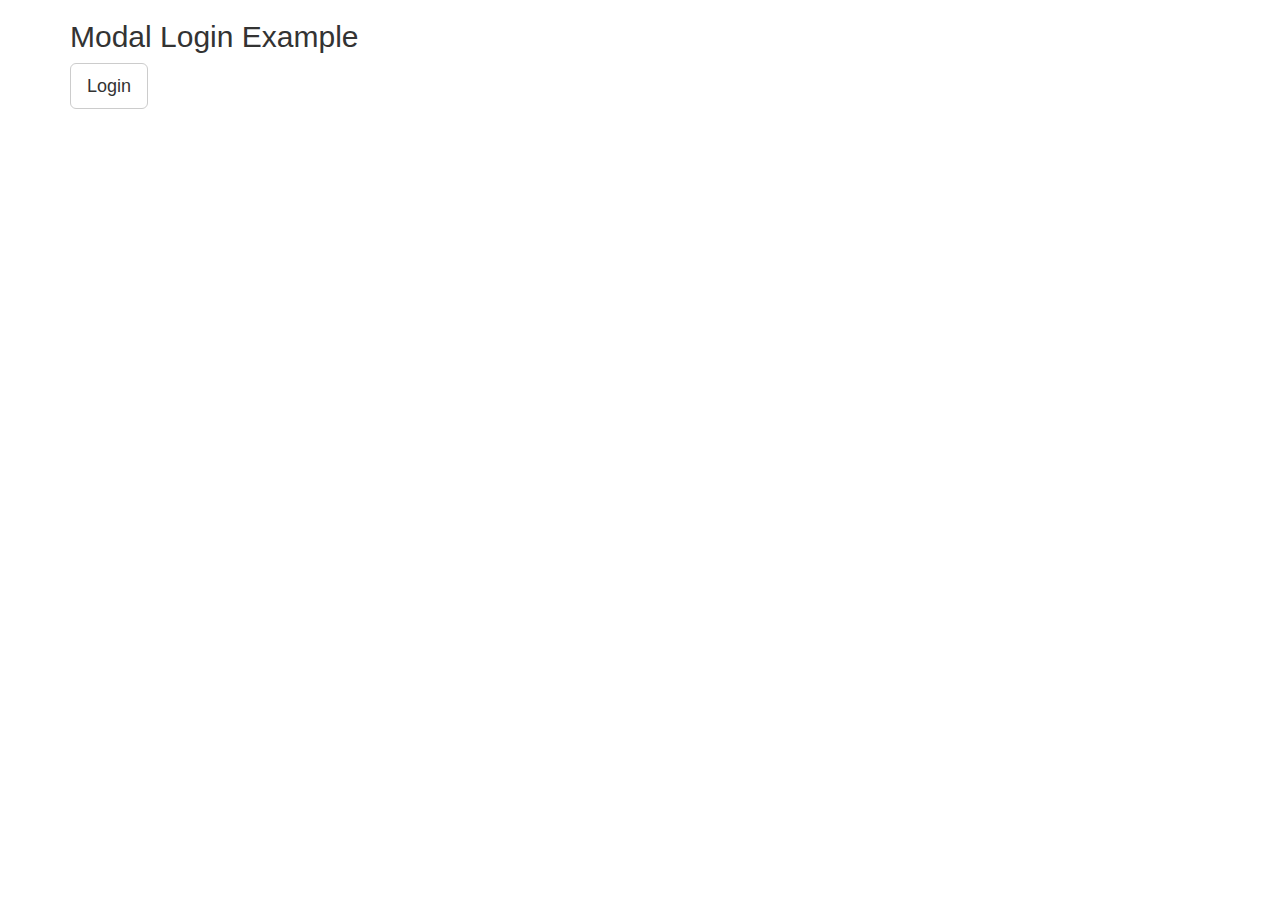
<file: bs-3-modal.html>
<!DOCTYPE html>
<html>
<head>
  <meta name="viewport" content="width=device-width, initial-scale=1">
  <link rel="stylesheet" href="https://maxcdn.bootstrapcdn.com/bootstrap/3.4.1/css/bootstrap.min.css">
  <script src="https://ajax.googleapis.com/ajax/libs/jquery/3.6.0/jquery.min.js"></script>
  <script src="https://maxcdn.bootstrapcdn.com/bootstrap/3.4.1/js/bootstrap.min.js"></script>
  <style>
  .modal-header, h4, .close {
    background-color: #5cb85c;
    color:white !important;
    text-align: center;
    font-size: 30px;
  }
  .modal-footer {
    background-color: #f9f9f9;
  }
  </style>
</head>
<body>

<div class="container">
  <h2>Modal Login Example</h2>
  <!-- Trigger the modal with a button -->
  <button type="button" class="btn btn-default btn-lg" id="myBtn">Login</button>

  <!-- Modal -->
  <div class="modal fade" id="myModal" role="dialog">
    <div class="modal-dialog">
    
      <!-- Modal content-->
      <div class="modal-content">
        <div class="modal-header" style="padding:35px 50px;">
          <button type="button" class="close" data-dismiss="modal">&times;</button>
          <h4><span class="glyphicon glyphicon-lock"></span> Login</h4>
        </div>
        <div class="modal-body" style="padding:40px 50px;">
          <form role="form">
            <div class="form-group">
              <label for="usrname"><span class="glyphicon glyphicon-user"></span> Username</label>
              <input type="text" class="form-control" id="usrname" placeholder="Enter email">
            </div>
            <div class="form-group">
              <label for="psw"><span class="glyphicon glyphicon-eye-open"></span> Password</label>
              <input type="text" class="form-control" id="psw" placeholder="Enter password">
            </div>
            <div class="checkbox">
              <label><input type="checkbox" value="" checked>Remember me</label>
            </div>
              <button type="submit" class="btn btn-success btn-block"><span class="glyphicon glyphicon-off"></span> Login</button>
          </form>
        </div>
        <div class="modal-footer">
          <button type="submit" class="btn btn-danger btn-default pull-left" data-dismiss="modal"><span class="glyphicon glyphicon-remove"></span> Cancel</button>
          <p>Not a member? <a href="#">Sign Up</a></p>
          <p>Forgot <a href="#">Password?</a></p>
        </div>
      </div>
      
    </div>
  </div> 
</div>
 
<script>
$(document).ready(function(){
  $("#myBtn").click(function(){
    $("#myModal").modal();
  });
});
</script>

</body>
</html>
</file>
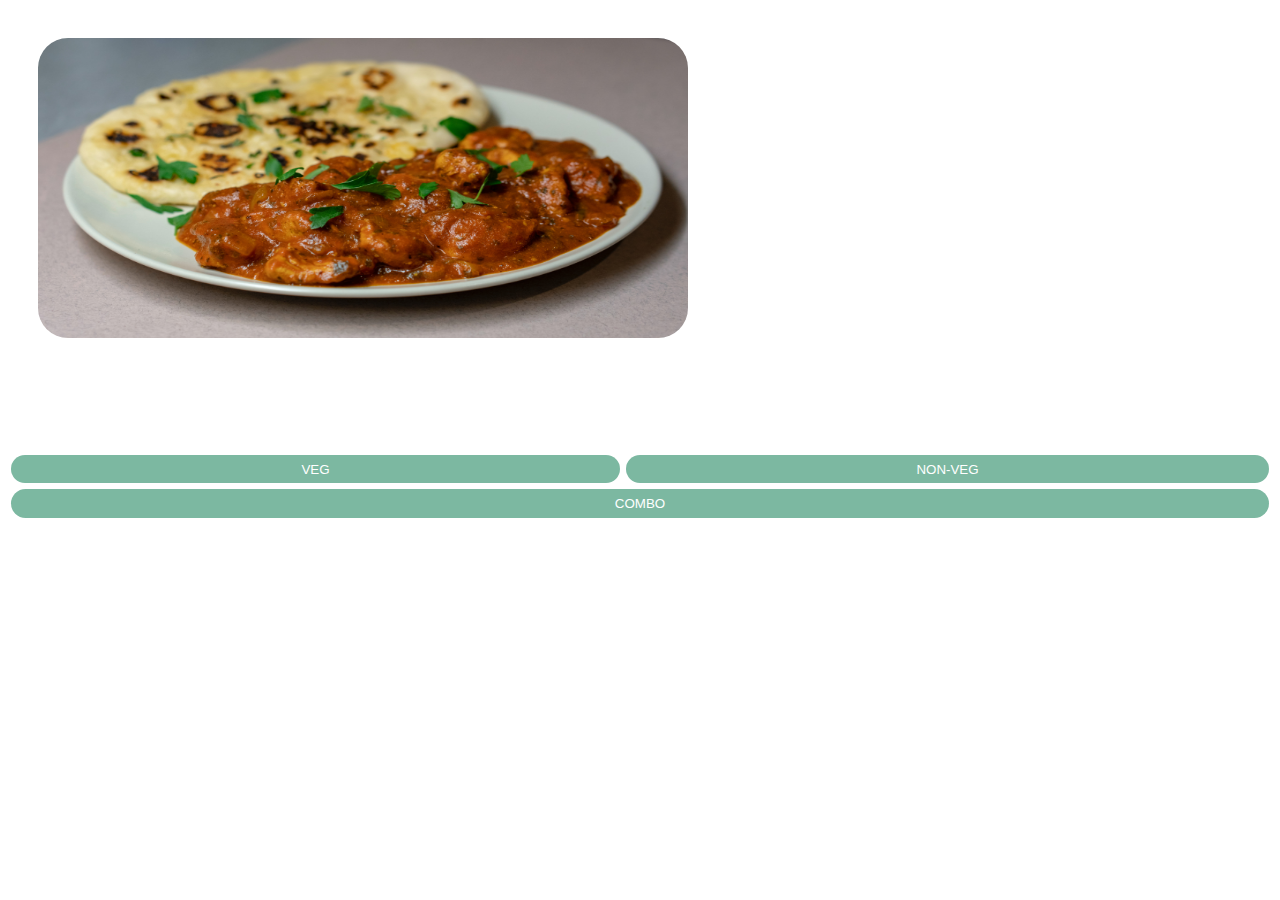
<file: cards.html>
<!DOCTYPE html>
<html lang="en">
  <head>
    <meta charset="UTF-8" />
    <meta http-equiv="X-UA-Compatible" content="IE=edge" />
    <meta name="viewport" content="width=device-width, initial-scale=1.0" />
    <title>Document</title>
    <link rel="stylesheet" href="styles.css" />
    <script src="https://ajax.googleapis.com/ajax/libs/jquery/3.6.0/jquery.min.js"></script>

    <style>
      .ch {
        width: 100%;
        height: 100%;
      }
    </style>

    <script src="assets/js/main-script.js"></script>
  </head>
  <body>
    <div style="position: relative; flex: 0 0 45%">
      <a href="products.html">
        <img
          class="img-fluid category category-img"
          src="assets/img/products/veg.jpg"
        />
      </a>
      <div
        class="card-img-overlay h-100 d-flex flex-column justify-content-end"
      >
        <h1 class="card-title">Veg</h1>
      </div>

      <div class="category-poper">
        <div class="single-select">
          <button class="veg">VEG</button>
          <button class="Non-veg">NON-VEG</button>
        </div>
        <div class="combo-select">
          <button class="combo">COMBO</button>
        </div>
      </div>
    </div>
  </body>
</html>
</file>
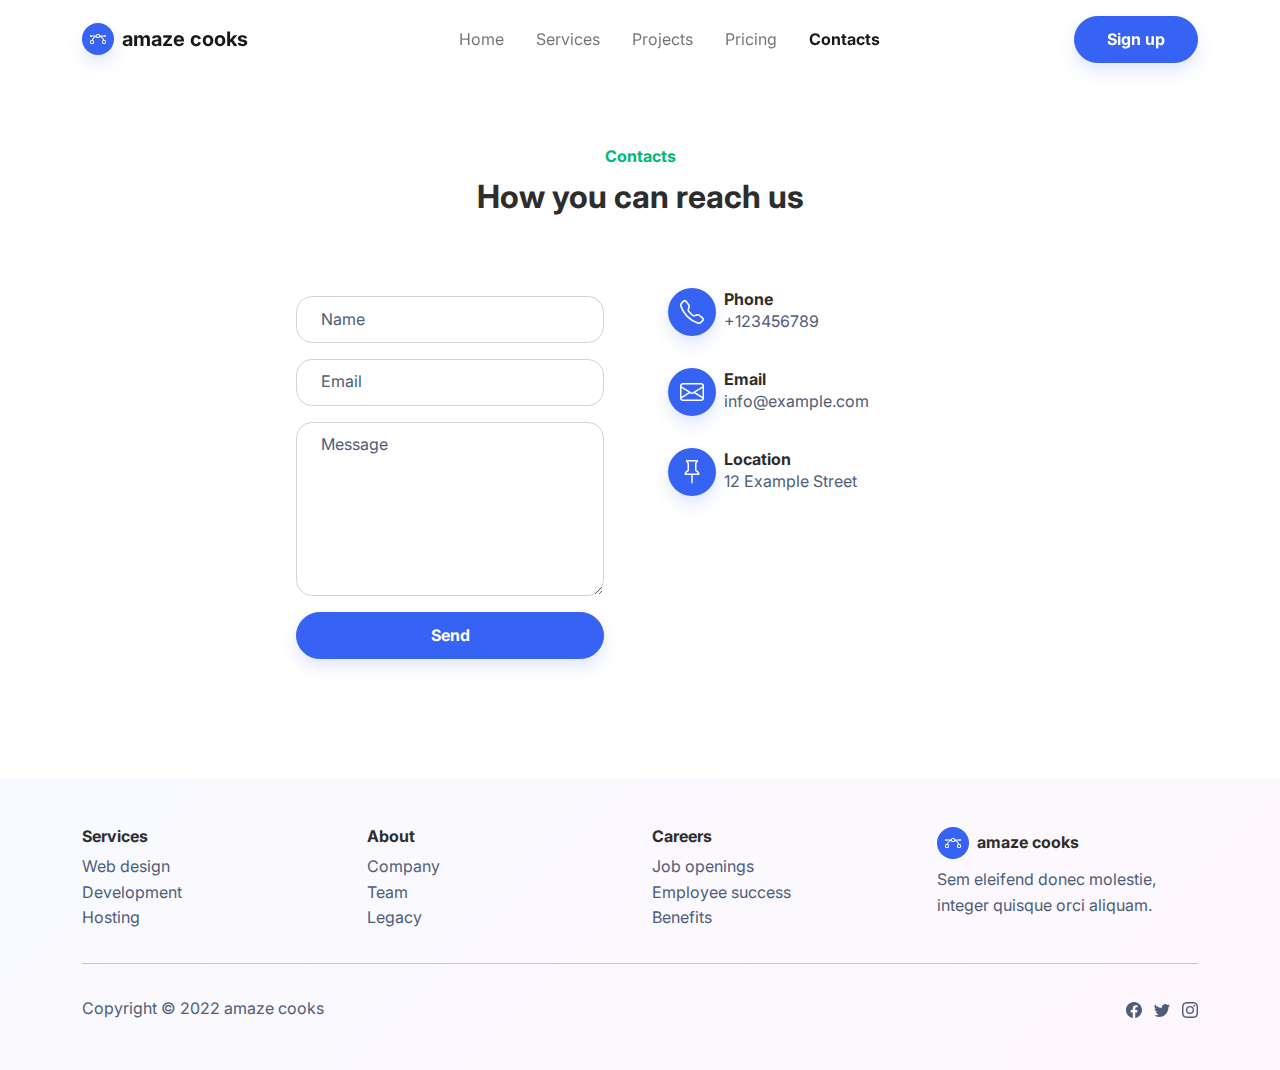
<file: contacts.html>
<!DOCTYPE html>
<html lang="en">

<head>
    <meta charset="utf-8">
    <meta name="viewport" content="width=device-width, initial-scale=1.0, shrink-to-fit=no">
    <title>Contacts - amaze cooks</title>
    <link rel="stylesheet" href="assets/bootstrap/css/bootstrap.min.css">
    <link rel="stylesheet" href="https://fonts.googleapis.com/css?family=Inter:300italic,400italic,600italic,700italic,800italic,400,300,600,700,800&amp;display=swap">
</head>

<body style="/*background: url(&quot;design.jpg&quot;);*/background-position: 0 -60px;">
    <nav class="navbar navbar-light navbar-expand-md fixed-top navbar-shrink py-3" id="mainNav">
        <div class="container"><a class="navbar-brand d-flex align-items-center" href="/"><span class="bs-icon-sm bs-icon-circle bs-icon-primary shadow d-flex justify-content-center align-items-center me-2 bs-icon"><svg xmlns="http://www.w3.org/2000/svg" width="1em" height="1em" fill="currentColor" viewBox="0 0 16 16" class="bi bi-bezier">
                        <path fill-rule="evenodd" d="M0 10.5A1.5 1.5 0 0 1 1.5 9h1A1.5 1.5 0 0 1 4 10.5v1A1.5 1.5 0 0 1 2.5 13h-1A1.5 1.5 0 0 1 0 11.5v-1zm1.5-.5a.5.5 0 0 0-.5.5v1a.5.5 0 0 0 .5.5h1a.5.5 0 0 0 .5-.5v-1a.5.5 0 0 0-.5-.5h-1zm10.5.5A1.5 1.5 0 0 1 13.5 9h1a1.5 1.5 0 0 1 1.5 1.5v1a1.5 1.5 0 0 1-1.5 1.5h-1a1.5 1.5 0 0 1-1.5-1.5v-1zm1.5-.5a.5.5 0 0 0-.5.5v1a.5.5 0 0 0 .5.5h1a.5.5 0 0 0 .5-.5v-1a.5.5 0 0 0-.5-.5h-1zM6 4.5A1.5 1.5 0 0 1 7.5 3h1A1.5 1.5 0 0 1 10 4.5v1A1.5 1.5 0 0 1 8.5 7h-1A1.5 1.5 0 0 1 6 5.5v-1zM7.5 4a.5.5 0 0 0-.5.5v1a.5.5 0 0 0 .5.5h1a.5.5 0 0 0 .5-.5v-1a.5.5 0 0 0-.5-.5h-1z"></path>
                        <path d="M6 4.5H1.866a1 1 0 1 0 0 1h2.668A6.517 6.517 0 0 0 1.814 9H2.5c.123 0 .244.015.358.043a5.517 5.517 0 0 1 3.185-3.185A1.503 1.503 0 0 1 6 5.5v-1zm3.957 1.358A1.5 1.5 0 0 0 10 5.5v-1h4.134a1 1 0 1 1 0 1h-2.668a6.517 6.517 0 0 1 2.72 3.5H13.5c-.123 0-.243.015-.358.043a5.517 5.517 0 0 0-3.185-3.185z"></path>
                    </svg></span><span>amaze cooks</span></a><button data-bs-toggle="collapse" class="navbar-toggler" data-bs-target="#navcol-1"><span class="visually-hidden">Toggle navigation</span><span class="navbar-toggler-icon"></span></button>
            <div class="collapse navbar-collapse" id="navcol-1">
                <ul class="navbar-nav mx-auto">
                    <li class="nav-item"><a class="nav-link" href="index.php">Home</a></li>
                    <li class="nav-item"><a class="nav-link" href="services.html">Services</a></li>
                    <li class="nav-item"><a class="nav-link" href="projects.html">Projects</a></li>
                    <li class="nav-item"><a class="nav-link" href="pricing.html">Pricing</a></li>
                    <li class="nav-item"><a class="nav-link active" href="contacts.html">Contacts</a></li>
                </ul><a class="btn btn-primary shadow" role="button" href="signup.html">Sign up</a>
            </div>
        </div>
    </nav>
    <section class="py-5 mt-5">
        <div class="container py-5">
            <div class="row mb-5">
                <div class="col-md-8 col-xl-6 text-center mx-auto">
                    <p class="fw-bold text-success mb-2">Contacts</p>
                    <h2 class="fw-bold">How you can reach us</h2>
                </div>
            </div>
            <div class="row d-flex justify-content-center">
                <div class="col-md-6 col-xl-4">
                    <div>
                        <form class="p-3 p-xl-4" method="post">
                            <div class="mb-3"><input class="form-control" type="text" id="name-1" name="name" placeholder="Name"></div>
                            <div class="mb-3"><input class="form-control" type="email" id="email-1" name="email" placeholder="Email"></div>
                            <div class="mb-3"><textarea class="form-control" id="message-1" name="message" rows="6" placeholder="Message"></textarea></div>
                            <div><button class="btn btn-primary shadow d-block w-100" type="submit">Send </button></div>
                        </form>
                    </div>
                </div>
                <div class="col-md-4 col-xl-4 d-flex justify-content-center justify-content-xl-start">
                    <div class="d-flex flex-wrap flex-md-column justify-content-md-start align-items-md-start h-100">
                        <div class="d-flex align-items-center p-3">
                            <div class="bs-icon-md bs-icon-circle bs-icon-primary shadow d-flex flex-shrink-0 justify-content-center align-items-center d-inline-block bs-icon bs-icon-md"><svg xmlns="http://www.w3.org/2000/svg" width="1em" height="1em" fill="currentColor" viewBox="0 0 16 16" class="bi bi-telephone">
                                    <path d="M3.654 1.328a.678.678 0 0 0-1.015-.063L1.605 2.3c-.483.484-.661 1.169-.45 1.77a17.568 17.568 0 0 0 4.168 6.608 17.569 17.569 0 0 0 6.608 4.168c.601.211 1.286.033 1.77-.45l1.034-1.034a.678.678 0 0 0-.063-1.015l-2.307-1.794a.678.678 0 0 0-.58-.122l-2.19.547a1.745 1.745 0 0 1-1.657-.459L5.482 8.062a1.745 1.745 0 0 1-.46-1.657l.548-2.19a.678.678 0 0 0-.122-.58L3.654 1.328zM1.884.511a1.745 1.745 0 0 1 2.612.163L6.29 2.98c.329.423.445.974.315 1.494l-.547 2.19a.678.678 0 0 0 .178.643l2.457 2.457a.678.678 0 0 0 .644.178l2.189-.547a1.745 1.745 0 0 1 1.494.315l2.306 1.794c.829.645.905 1.87.163 2.611l-1.034 1.034c-.74.74-1.846 1.065-2.877.702a18.634 18.634 0 0 1-7.01-4.42 18.634 18.634 0 0 1-4.42-7.009c-.362-1.03-.037-2.137.703-2.877L1.885.511z"></path>
                                </svg></div>
                            <div class="px-2">
                                <h6 class="fw-bold mb-0">Phone</h6>
                                <p class="text-muted mb-0">+123456789</p>
                            </div>
                        </div>
                        <div class="d-flex align-items-center p-3">
                            <div class="bs-icon-md bs-icon-circle bs-icon-primary shadow d-flex flex-shrink-0 justify-content-center align-items-center d-inline-block bs-icon bs-icon-md"><svg xmlns="http://www.w3.org/2000/svg" width="1em" height="1em" fill="currentColor" viewBox="0 0 16 16" class="bi bi-envelope">
                                    <path fill-rule="evenodd" d="M0 4a2 2 0 0 1 2-2h12a2 2 0 0 1 2 2v8a2 2 0 0 1-2 2H2a2 2 0 0 1-2-2V4Zm2-1a1 1 0 0 0-1 1v.217l7 4.2 7-4.2V4a1 1 0 0 0-1-1H2Zm13 2.383-4.708 2.825L15 11.105V5.383Zm-.034 6.876-5.64-3.471L8 9.583l-1.326-.795-5.64 3.47A1 1 0 0 0 2 13h12a1 1 0 0 0 .966-.741ZM1 11.105l4.708-2.897L1 5.383v5.722Z"></path>
                                </svg></div>
                            <div class="px-2">
                                <h6 class="fw-bold mb-0">Email</h6>
                                <p class="text-muted mb-0">info@example.com</p>
                            </div>
                        </div>
                        <div class="d-flex align-items-center p-3">
                            <div class="bs-icon-md bs-icon-circle bs-icon-primary shadow d-flex flex-shrink-0 justify-content-center align-items-center d-inline-block bs-icon bs-icon-md"><svg xmlns="http://www.w3.org/2000/svg" width="1em" height="1em" fill="currentColor" viewBox="0 0 16 16" class="bi bi-pin">
                                    <path d="M4.146.146A.5.5 0 0 1 4.5 0h7a.5.5 0 0 1 .5.5c0 .68-.342 1.174-.646 1.479-.126.125-.25.224-.354.298v4.431l.078.048c.203.127.476.314.751.555C12.36 7.775 13 8.527 13 9.5a.5.5 0 0 1-.5.5h-4v4.5c0 .276-.224 1.5-.5 1.5s-.5-1.224-.5-1.5V10h-4a.5.5 0 0 1-.5-.5c0-.973.64-1.725 1.17-2.189A5.921 5.921 0 0 1 5 6.708V2.277a2.77 2.77 0 0 1-.354-.298C4.342 1.674 4 1.179 4 .5a.5.5 0 0 1 .146-.354zm1.58 1.408-.002-.001.002.001zm-.002-.001.002.001A.5.5 0 0 1 6 2v5a.5.5 0 0 1-.276.447h-.002l-.012.007-.054.03a4.922 4.922 0 0 0-.827.58c-.318.278-.585.596-.725.936h7.792c-.14-.34-.407-.658-.725-.936a4.915 4.915 0 0 0-.881-.61l-.012-.006h-.002A.5.5 0 0 1 10 7V2a.5.5 0 0 1 .295-.458 1.775 1.775 0 0 0 .351-.271c.08-.08.155-.17.214-.271H5.14c.06.1.133.191.214.271a1.78 1.78 0 0 0 .37.282z"></path>
                                </svg></div>
                            <div class="px-2">
                                <h6 class="fw-bold mb-0">Location</h6>
                                <p class="text-muted mb-0">12 Example Street</p>
                            </div>
                        </div>
                    </div>
                </div>
            </div>
        </div>
    </section>
    <footer class="bg-primary-gradient">
        <div class="container py-4 py-lg-5">
            <div class="row justify-content-center">
                <div class="col-sm-4 col-md-3 text-center text-lg-start d-flex flex-column item">
                    <h3 class="fs-6 fw-bold">Services</h3>
                    <ul class="list-unstyled">
                        <li><a href="#">Web design</a></li>
                        <li><a href="#">Development</a></li>
                        <li><a href="#">Hosting</a></li>
                    </ul>
                </div>
                <div class="col-sm-4 col-md-3 text-center text-lg-start d-flex flex-column item">
                    <h3 class="fs-6 fw-bold">About</h3>
                    <ul class="list-unstyled">
                        <li><a href="#">Company</a></li>
                        <li><a href="#">Team</a></li>
                        <li><a href="#">Legacy</a></li>
                    </ul>
                </div>
                <div class="col-sm-4 col-md-3 text-center text-lg-start d-flex flex-column item">
                    <h3 class="fs-6 fw-bold">Careers</h3>
                    <ul class="list-unstyled">
                        <li><a href="#">Job openings</a></li>
                        <li><a href="#">Employee success</a></li>
                        <li><a href="#">Benefits</a></li>
                    </ul>
                </div>
                <div class="col-lg-3 text-center text-lg-start d-flex flex-column align-items-center order-first align-items-lg-start order-lg-last item social">
                    <div class="fw-bold d-flex align-items-center mb-2"><span class="bs-icon-sm bs-icon-circle bs-icon-primary d-flex justify-content-center align-items-center bs-icon me-2"><svg xmlns="http://www.w3.org/2000/svg" width="1em" height="1em" fill="currentColor" viewBox="0 0 16 16" class="bi bi-bezier">
                                <path fill-rule="evenodd" d="M0 10.5A1.5 1.5 0 0 1 1.5 9h1A1.5 1.5 0 0 1 4 10.5v1A1.5 1.5 0 0 1 2.5 13h-1A1.5 1.5 0 0 1 0 11.5v-1zm1.5-.5a.5.5 0 0 0-.5.5v1a.5.5 0 0 0 .5.5h1a.5.5 0 0 0 .5-.5v-1a.5.5 0 0 0-.5-.5h-1zm10.5.5A1.5 1.5 0 0 1 13.5 9h1a1.5 1.5 0 0 1 1.5 1.5v1a1.5 1.5 0 0 1-1.5 1.5h-1a1.5 1.5 0 0 1-1.5-1.5v-1zm1.5-.5a.5.5 0 0 0-.5.5v1a.5.5 0 0 0 .5.5h1a.5.5 0 0 0 .5-.5v-1a.5.5 0 0 0-.5-.5h-1zM6 4.5A1.5 1.5 0 0 1 7.5 3h1A1.5 1.5 0 0 1 10 4.5v1A1.5 1.5 0 0 1 8.5 7h-1A1.5 1.5 0 0 1 6 5.5v-1zM7.5 4a.5.5 0 0 0-.5.5v1a.5.5 0 0 0 .5.5h1a.5.5 0 0 0 .5-.5v-1a.5.5 0 0 0-.5-.5h-1z"></path>
                                <path d="M6 4.5H1.866a1 1 0 1 0 0 1h2.668A6.517 6.517 0 0 0 1.814 9H2.5c.123 0 .244.015.358.043a5.517 5.517 0 0 1 3.185-3.185A1.503 1.503 0 0 1 6 5.5v-1zm3.957 1.358A1.5 1.5 0 0 0 10 5.5v-1h4.134a1 1 0 1 1 0 1h-2.668a6.517 6.517 0 0 1 2.72 3.5H13.5c-.123 0-.243.015-.358.043a5.517 5.517 0 0 0-3.185-3.185z"></path>
                            </svg></span><span>amaze cooks</span></div>
                    <p class="text-muted copyright">Sem eleifend donec molestie, integer quisque orci aliquam.</p>
                </div>
            </div>
            <hr>
            <div class="text-muted d-flex justify-content-between align-items-center pt-3">
                <p class="mb-0">Copyright © 2022 amaze cooks</p>
                <ul class="list-inline mb-0">
                    <li class="list-inline-item"><svg xmlns="http://www.w3.org/2000/svg" width="1em" height="1em" fill="currentColor" viewBox="0 0 16 16" class="bi bi-facebook">
                            <path d="M16 8.049c0-4.446-3.582-8.05-8-8.05C3.58 0-.002 3.603-.002 8.05c0 4.017 2.926 7.347 6.75 7.951v-5.625h-2.03V8.05H6.75V6.275c0-2.017 1.195-3.131 3.022-3.131.876 0 1.791.157 1.791.157v1.98h-1.009c-.993 0-1.303.621-1.303 1.258v1.51h2.218l-.354 2.326H9.25V16c3.824-.604 6.75-3.934 6.75-7.951z"></path>
                        </svg></li>
                    <li class="list-inline-item"><svg xmlns="http://www.w3.org/2000/svg" width="1em" height="1em" fill="currentColor" viewBox="0 0 16 16" class="bi bi-twitter">
                            <path d="M5.026 15c6.038 0 9.341-5.003 9.341-9.334 0-.14 0-.282-.006-.422A6.685 6.685 0 0 0 16 3.542a6.658 6.658 0 0 1-1.889.518 3.301 3.301 0 0 0 1.447-1.817 6.533 6.533 0 0 1-2.087.793A3.286 3.286 0 0 0 7.875 6.03a9.325 9.325 0 0 1-6.767-3.429 3.289 3.289 0 0 0 1.018 4.382A3.323 3.323 0 0 1 .64 6.575v.045a3.288 3.288 0 0 0 2.632 3.218 3.203 3.203 0 0 1-.865.115 3.23 3.23 0 0 1-.614-.057 3.283 3.283 0 0 0 3.067 2.277A6.588 6.588 0 0 1 .78 13.58a6.32 6.32 0 0 1-.78-.045A9.344 9.344 0 0 0 5.026 15z"></path>
                        </svg></li>
                    <li class="list-inline-item"><svg xmlns="http://www.w3.org/2000/svg" width="1em" height="1em" fill="currentColor" viewBox="0 0 16 16" class="bi bi-instagram">
                            <path d="M8 0C5.829 0 5.556.01 4.703.048 3.85.088 3.269.222 2.76.42a3.917 3.917 0 0 0-1.417.923A3.927 3.927 0 0 0 .42 2.76C.222 3.268.087 3.85.048 4.7.01 5.555 0 5.827 0 8.001c0 2.172.01 2.444.048 3.297.04.852.174 1.433.372 1.942.205.526.478.972.923 1.417.444.445.89.719 1.416.923.51.198 1.09.333 1.942.372C5.555 15.99 5.827 16 8 16s2.444-.01 3.298-.048c.851-.04 1.434-.174 1.943-.372a3.916 3.916 0 0 0 1.416-.923c.445-.445.718-.891.923-1.417.197-.509.332-1.09.372-1.942C15.99 10.445 16 10.173 16 8s-.01-2.445-.048-3.299c-.04-.851-.175-1.433-.372-1.941a3.926 3.926 0 0 0-.923-1.417A3.911 3.911 0 0 0 13.24.42c-.51-.198-1.092-.333-1.943-.372C10.443.01 10.172 0 7.998 0h.003zm-.717 1.442h.718c2.136 0 2.389.007 3.232.046.78.035 1.204.166 1.486.275.373.145.64.319.92.599.28.28.453.546.598.92.11.281.24.705.275 1.485.039.843.047 1.096.047 3.231s-.008 2.389-.047 3.232c-.035.78-.166 1.203-.275 1.485a2.47 2.47 0 0 1-.599.919c-.28.28-.546.453-.92.598-.28.11-.704.24-1.485.276-.843.038-1.096.047-3.232.047s-2.39-.009-3.233-.047c-.78-.036-1.203-.166-1.485-.276a2.478 2.478 0 0 1-.92-.598 2.48 2.48 0 0 1-.6-.92c-.109-.281-.24-.705-.275-1.485-.038-.843-.046-1.096-.046-3.233 0-2.136.008-2.388.046-3.231.036-.78.166-1.204.276-1.486.145-.373.319-.64.599-.92.28-.28.546-.453.92-.598.282-.11.705-.24 1.485-.276.738-.034 1.024-.044 2.515-.045v.002zm4.988 1.328a.96.96 0 1 0 0 1.92.96.96 0 0 0 0-1.92zm-4.27 1.122a4.109 4.109 0 1 0 0 8.217 4.109 4.109 0 0 0 0-8.217zm0 1.441a2.667 2.667 0 1 1 0 5.334 2.667 2.667 0 0 1 0-5.334z"></path>
                        </svg></li>
                </ul>
            </div>
        </div>
    </footer>
    <script src="assets/js/jquery.min.js"></script>
    <script src="assets/bootstrap/js/bootstrap.min.js"></script>
    <script src="assets/js/bs-init.js"></script>
    <script src="assets/js/bold-and-bright.js"></script>
</body>

</html>
</file>
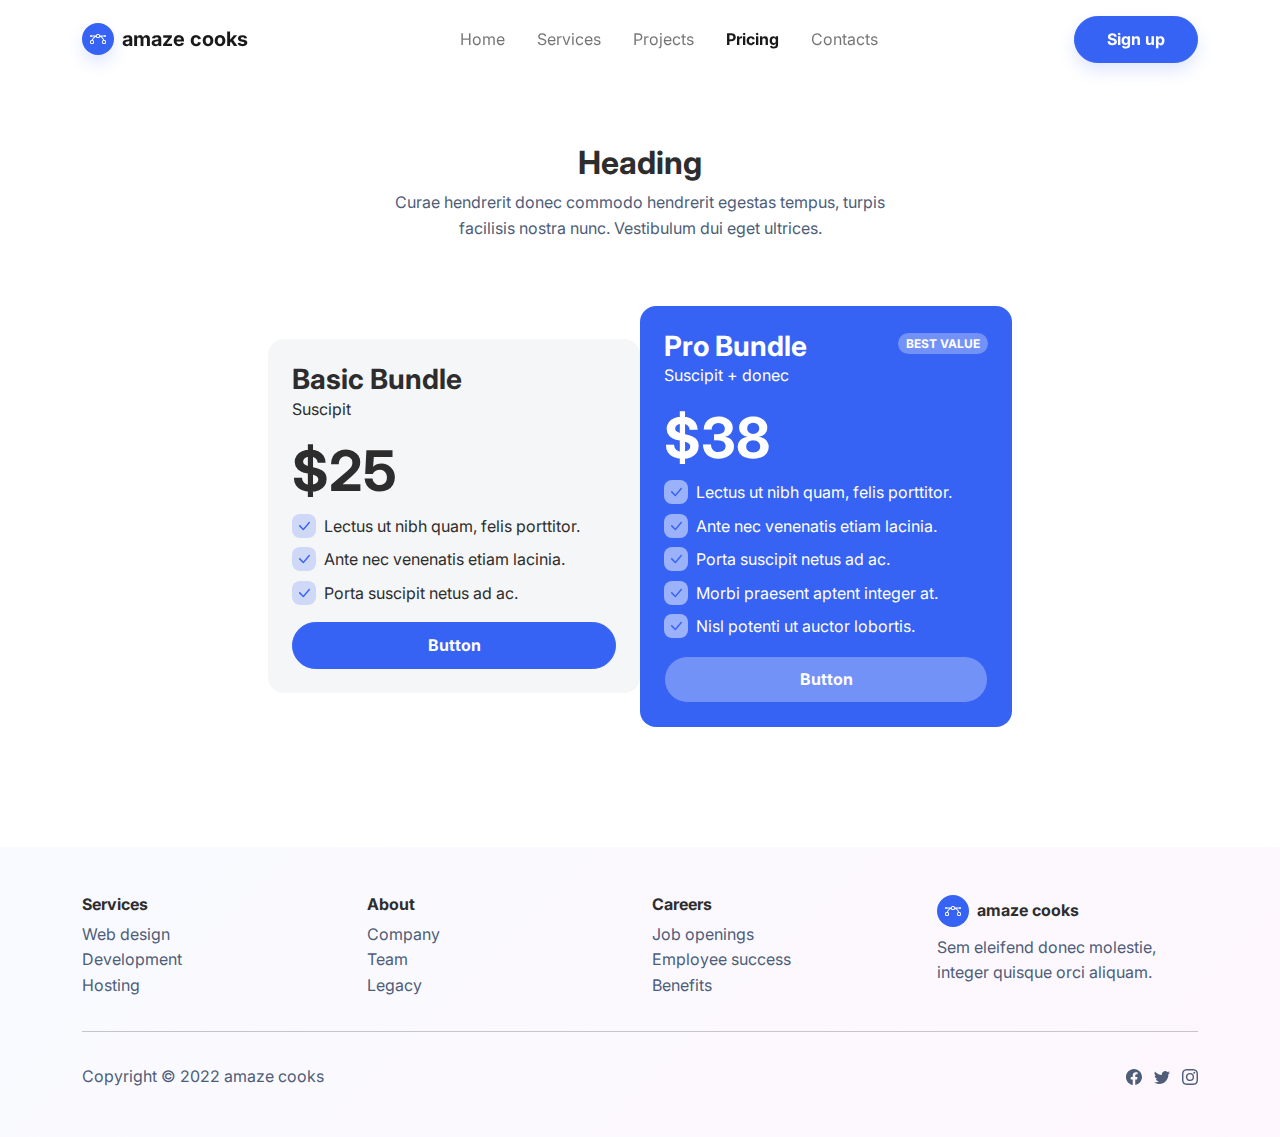
<file: pricing.html>
<!DOCTYPE html>
<html lang="en">

<head>
    <meta charset="utf-8">
    <meta name="viewport" content="width=device-width, initial-scale=1.0, shrink-to-fit=no">
    <title>Pricing - amaze cooks</title>
    <link rel="stylesheet" href="assets/bootstrap/css/bootstrap.min.css">
    <link rel="stylesheet" href="https://fonts.googleapis.com/css?family=Inter:300italic,400italic,600italic,700italic,800italic,400,300,600,700,800&amp;display=swap">
</head>

<body>
    <nav class="navbar navbar-light navbar-expand-md fixed-top navbar-shrink py-3" id="mainNav">
        <div class="container"><a class="navbar-brand d-flex align-items-center" href="/"><span class="bs-icon-sm bs-icon-circle bs-icon-primary shadow d-flex justify-content-center align-items-center me-2 bs-icon"><svg xmlns="http://www.w3.org/2000/svg" width="1em" height="1em" fill="currentColor" viewBox="0 0 16 16" class="bi bi-bezier">
                        <path fill-rule="evenodd" d="M0 10.5A1.5 1.5 0 0 1 1.5 9h1A1.5 1.5 0 0 1 4 10.5v1A1.5 1.5 0 0 1 2.5 13h-1A1.5 1.5 0 0 1 0 11.5v-1zm1.5-.5a.5.5 0 0 0-.5.5v1a.5.5 0 0 0 .5.5h1a.5.5 0 0 0 .5-.5v-1a.5.5 0 0 0-.5-.5h-1zm10.5.5A1.5 1.5 0 0 1 13.5 9h1a1.5 1.5 0 0 1 1.5 1.5v1a1.5 1.5 0 0 1-1.5 1.5h-1a1.5 1.5 0 0 1-1.5-1.5v-1zm1.5-.5a.5.5 0 0 0-.5.5v1a.5.5 0 0 0 .5.5h1a.5.5 0 0 0 .5-.5v-1a.5.5 0 0 0-.5-.5h-1zM6 4.5A1.5 1.5 0 0 1 7.5 3h1A1.5 1.5 0 0 1 10 4.5v1A1.5 1.5 0 0 1 8.5 7h-1A1.5 1.5 0 0 1 6 5.5v-1zM7.5 4a.5.5 0 0 0-.5.5v1a.5.5 0 0 0 .5.5h1a.5.5 0 0 0 .5-.5v-1a.5.5 0 0 0-.5-.5h-1z"></path>
                        <path d="M6 4.5H1.866a1 1 0 1 0 0 1h2.668A6.517 6.517 0 0 0 1.814 9H2.5c.123 0 .244.015.358.043a5.517 5.517 0 0 1 3.185-3.185A1.503 1.503 0 0 1 6 5.5v-1zm3.957 1.358A1.5 1.5 0 0 0 10 5.5v-1h4.134a1 1 0 1 1 0 1h-2.668a6.517 6.517 0 0 1 2.72 3.5H13.5c-.123 0-.243.015-.358.043a5.517 5.517 0 0 0-3.185-3.185z"></path>
                    </svg></span><span>amaze cooks</span></a><button data-bs-toggle="collapse" class="navbar-toggler" data-bs-target="#navcol-1"><span class="visually-hidden">Toggle navigation</span><span class="navbar-toggler-icon"></span></button>
            <div class="collapse navbar-collapse" id="navcol-1">
                <ul class="navbar-nav mx-auto">
                    <li class="nav-item"><a class="nav-link" href="index.php">Home</a></li>
                    <li class="nav-item"><a class="nav-link" href="services.html">Services</a></li>
                    <li class="nav-item"><a class="nav-link" href="projects.html">Projects</a></li>
                    <li class="nav-item"><a class="nav-link active" href="pricing.html">Pricing</a></li>
                    <li class="nav-item"><a class="nav-link" href="contacts.html">Contacts</a></li>
                </ul><a class="btn btn-primary shadow" role="button" href="signup.html">Sign up</a>
            </div>
        </div>
    </nav>
    <section class="py-5 mt-5">
        <div class="container py-5">
            <div class="row mb-5">
                <div class="col-md-8 col-xl-6 text-center mx-auto">
                    <h2 class="fw-bold">Heading</h2>
                    <p class="text-muted w-lg-50">Curae hendrerit donec commodo hendrerit egestas tempus, turpis facilisis nostra nunc. Vestibulum dui eget ultrices.</p>
                </div>
            </div>
            <div class="row g-0 row-cols-1 row-cols-md-2 row-cols-xl-3 d-flex align-items-md-center align-items-xl-center">
                <div class="col offset-xl-2 mb-4">
                    <div class="card bg-light border-light">
                        <div class="card-body p-4">
                            <div class="d-flex justify-content-between">
                                <div>
                                    <h3 class="fw-bold mb-0">Basic Bundle</h3>
                                    <p>Suscipit</p>
                                    <h4 class="display-4 fw-bold">$25</h4>
                                </div>
                            </div>
                            <div>
                                <ul class="list-unstyled">
                                    <li class="d-flex mb-2"><span class="bs-icon-xs bs-icon-rounded bs-icon-primary-light bs-icon bs-icon-xs me-2"><svg xmlns="http://www.w3.org/2000/svg" width="1em" height="1em" fill="currentColor" viewBox="0 0 16 16" class="bi bi-check-lg text-primary">
                                                <path d="M12.736 3.97a.733.733 0 0 1 1.047 0c.286.289.29.756.01 1.05L7.88 12.01a.733.733 0 0 1-1.065.02L3.217 8.384a.757.757 0 0 1 0-1.06.733.733 0 0 1 1.047 0l3.052 3.093 5.4-6.425a.247.247 0 0 1 .02-.022Z"></path>
                                            </svg></span><span>Lectus ut nibh quam, felis porttitor.</span></li>
                                    <li class="d-flex mb-2"><span class="bs-icon-xs bs-icon-rounded bs-icon-primary-light bs-icon bs-icon-xs me-2"><svg xmlns="http://www.w3.org/2000/svg" width="1em" height="1em" fill="currentColor" viewBox="0 0 16 16" class="bi bi-check-lg text-primary">
                                                <path d="M12.736 3.97a.733.733 0 0 1 1.047 0c.286.289.29.756.01 1.05L7.88 12.01a.733.733 0 0 1-1.065.02L3.217 8.384a.757.757 0 0 1 0-1.06.733.733 0 0 1 1.047 0l3.052 3.093 5.4-6.425a.247.247 0 0 1 .02-.022Z"></path>
                                            </svg></span><span>Ante nec venenatis etiam lacinia.</span></li>
                                    <li class="d-flex mb-2"><span class="bs-icon-xs bs-icon-rounded bs-icon-primary-light bs-icon bs-icon-xs me-2"><svg xmlns="http://www.w3.org/2000/svg" width="1em" height="1em" fill="currentColor" viewBox="0 0 16 16" class="bi bi-check-lg text-primary">
                                                <path d="M12.736 3.97a.733.733 0 0 1 1.047 0c.286.289.29.756.01 1.05L7.88 12.01a.733.733 0 0 1-1.065.02L3.217 8.384a.757.757 0 0 1 0-1.06.733.733 0 0 1 1.047 0l3.052 3.093 5.4-6.425a.247.247 0 0 1 .02-.022Z"></path>
                                            </svg></span><span>Porta suscipit netus ad ac.</span></li>
                                </ul>
                            </div><button class="btn btn-primary d-block w-100" type="button">Button</button>
                        </div>
                    </div>
                </div>
                <div class="col mb-4">
                    <div class="card textwhite bg-primary text-white">
                        <div class="card-body p-4">
                            <div class="d-flex justify-content-between">
                                <div>
                                    <h3 class="fw-bold text-white mb-0">Pro Bundle</h3>
                                    <p>Suscipit + donec</p>
                                    <h4 class="display-4 fw-bold text-white">$38</h4>
                                </div>
                                <div><span class="badge rounded-pill bg-primary text-uppercase bg-semi-white">Best Value</span></div>
                            </div>
                            <div>
                                <ul class="list-unstyled">
                                    <li class="d-flex mb-2"><span class="bs-icon-xs bs-icon-rounded bs-icon-semi-white bs-icon bs-icon-xs me-2"><svg xmlns="http://www.w3.org/2000/svg" width="1em" height="1em" fill="currentColor" viewBox="0 0 16 16" class="bi bi-check-lg text-primary">
                                                <path d="M12.736 3.97a.733.733 0 0 1 1.047 0c.286.289.29.756.01 1.05L7.88 12.01a.733.733 0 0 1-1.065.02L3.217 8.384a.757.757 0 0 1 0-1.06.733.733 0 0 1 1.047 0l3.052 3.093 5.4-6.425a.247.247 0 0 1 .02-.022Z"></path>
                                            </svg></span><span>Lectus ut nibh quam, felis porttitor.</span></li>
                                    <li class="d-flex mb-2"><span class="bs-icon-xs bs-icon-rounded bs-icon-semi-white bs-icon bs-icon-xs me-2"><svg xmlns="http://www.w3.org/2000/svg" width="1em" height="1em" fill="currentColor" viewBox="0 0 16 16" class="bi bi-check-lg text-primary">
                                                <path d="M12.736 3.97a.733.733 0 0 1 1.047 0c.286.289.29.756.01 1.05L7.88 12.01a.733.733 0 0 1-1.065.02L3.217 8.384a.757.757 0 0 1 0-1.06.733.733 0 0 1 1.047 0l3.052 3.093 5.4-6.425a.247.247 0 0 1 .02-.022Z"></path>
                                            </svg></span><span>Ante nec venenatis etiam lacinia.</span></li>
                                    <li class="d-flex mb-2"><span class="bs-icon-xs bs-icon-rounded bs-icon-semi-white bs-icon bs-icon-xs me-2"><svg xmlns="http://www.w3.org/2000/svg" width="1em" height="1em" fill="currentColor" viewBox="0 0 16 16" class="bi bi-check-lg text-primary">
                                                <path d="M12.736 3.97a.733.733 0 0 1 1.047 0c.286.289.29.756.01 1.05L7.88 12.01a.733.733 0 0 1-1.065.02L3.217 8.384a.757.757 0 0 1 0-1.06.733.733 0 0 1 1.047 0l3.052 3.093 5.4-6.425a.247.247 0 0 1 .02-.022Z"></path>
                                            </svg></span><span>Porta suscipit netus ad ac.</span></li>
                                    <li class="d-flex mb-2"><span class="bs-icon-xs bs-icon-rounded bs-icon-semi-white bs-icon bs-icon-xs me-2"><svg xmlns="http://www.w3.org/2000/svg" width="1em" height="1em" fill="currentColor" viewBox="0 0 16 16" class="bi bi-check-lg text-primary">
                                                <path d="M12.736 3.97a.733.733 0 0 1 1.047 0c.286.289.29.756.01 1.05L7.88 12.01a.733.733 0 0 1-1.065.02L3.217 8.384a.757.757 0 0 1 0-1.06.733.733 0 0 1 1.047 0l3.052 3.093 5.4-6.425a.247.247 0 0 1 .02-.022Z"></path>
                                            </svg></span><span>Morbi praesent aptent integer at.</span></li>
                                    <li class="d-flex mb-2"><span class="bs-icon-xs bs-icon-rounded bs-icon-semi-white bs-icon bs-icon-xs me-2"><svg xmlns="http://www.w3.org/2000/svg" width="1em" height="1em" fill="currentColor" viewBox="0 0 16 16" class="bi bi-check-lg text-primary">
                                                <path d="M12.736 3.97a.733.733 0 0 1 1.047 0c.286.289.29.756.01 1.05L7.88 12.01a.733.733 0 0 1-1.065.02L3.217 8.384a.757.757 0 0 1 0-1.06.733.733 0 0 1 1.047 0l3.052 3.093 5.4-6.425a.247.247 0 0 1 .02-.022Z"></path>
                                            </svg></span><span>Nisl potenti ut auctor lobortis.</span></li>
                                </ul>
                            </div><button class="btn btn-primary d-block w-100 bg-semi-white" type="button">Button</button>
                        </div>
                    </div>
                </div>
            </div>
        </div>
    </section>
    <footer class="bg-primary-gradient">
        <div class="container py-4 py-lg-5">
            <div class="row justify-content-center">
                <div class="col-sm-4 col-md-3 text-center text-lg-start d-flex flex-column item">
                    <h3 class="fs-6 fw-bold">Services</h3>
                    <ul class="list-unstyled">
                        <li><a href="#">Web design</a></li>
                        <li><a href="#">Development</a></li>
                        <li><a href="#">Hosting</a></li>
                    </ul>
                </div>
                <div class="col-sm-4 col-md-3 text-center text-lg-start d-flex flex-column item">
                    <h3 class="fs-6 fw-bold">About</h3>
                    <ul class="list-unstyled">
                        <li><a href="#">Company</a></li>
                        <li><a href="#">Team</a></li>
                        <li><a href="#">Legacy</a></li>
                    </ul>
                </div>
                <div class="col-sm-4 col-md-3 text-center text-lg-start d-flex flex-column item">
                    <h3 class="fs-6 fw-bold">Careers</h3>
                    <ul class="list-unstyled">
                        <li><a href="#">Job openings</a></li>
                        <li><a href="#">Employee success</a></li>
                        <li><a href="#">Benefits</a></li>
                    </ul>
                </div>
                <div class="col-lg-3 text-center text-lg-start d-flex flex-column align-items-center order-first align-items-lg-start order-lg-last item social">
                    <div class="fw-bold d-flex align-items-center mb-2"><span class="bs-icon-sm bs-icon-circle bs-icon-primary d-flex justify-content-center align-items-center bs-icon me-2"><svg xmlns="http://www.w3.org/2000/svg" width="1em" height="1em" fill="currentColor" viewBox="0 0 16 16" class="bi bi-bezier">
                                <path fill-rule="evenodd" d="M0 10.5A1.5 1.5 0 0 1 1.5 9h1A1.5 1.5 0 0 1 4 10.5v1A1.5 1.5 0 0 1 2.5 13h-1A1.5 1.5 0 0 1 0 11.5v-1zm1.5-.5a.5.5 0 0 0-.5.5v1a.5.5 0 0 0 .5.5h1a.5.5 0 0 0 .5-.5v-1a.5.5 0 0 0-.5-.5h-1zm10.5.5A1.5 1.5 0 0 1 13.5 9h1a1.5 1.5 0 0 1 1.5 1.5v1a1.5 1.5 0 0 1-1.5 1.5h-1a1.5 1.5 0 0 1-1.5-1.5v-1zm1.5-.5a.5.5 0 0 0-.5.5v1a.5.5 0 0 0 .5.5h1a.5.5 0 0 0 .5-.5v-1a.5.5 0 0 0-.5-.5h-1zM6 4.5A1.5 1.5 0 0 1 7.5 3h1A1.5 1.5 0 0 1 10 4.5v1A1.5 1.5 0 0 1 8.5 7h-1A1.5 1.5 0 0 1 6 5.5v-1zM7.5 4a.5.5 0 0 0-.5.5v1a.5.5 0 0 0 .5.5h1a.5.5 0 0 0 .5-.5v-1a.5.5 0 0 0-.5-.5h-1z"></path>
                                <path d="M6 4.5H1.866a1 1 0 1 0 0 1h2.668A6.517 6.517 0 0 0 1.814 9H2.5c.123 0 .244.015.358.043a5.517 5.517 0 0 1 3.185-3.185A1.503 1.503 0 0 1 6 5.5v-1zm3.957 1.358A1.5 1.5 0 0 0 10 5.5v-1h4.134a1 1 0 1 1 0 1h-2.668a6.517 6.517 0 0 1 2.72 3.5H13.5c-.123 0-.243.015-.358.043a5.517 5.517 0 0 0-3.185-3.185z"></path>
                            </svg></span><span>amaze cooks</span></div>
                    <p class="text-muted copyright">Sem eleifend donec molestie, integer quisque orci aliquam.</p>
                </div>
            </div>
            <hr>
            <div class="text-muted d-flex justify-content-between align-items-center pt-3">
                <p class="mb-0">Copyright © 2022 amaze cooks</p>
                <ul class="list-inline mb-0">
                    <li class="list-inline-item"><svg xmlns="http://www.w3.org/2000/svg" width="1em" height="1em" fill="currentColor" viewBox="0 0 16 16" class="bi bi-facebook">
                            <path d="M16 8.049c0-4.446-3.582-8.05-8-8.05C3.58 0-.002 3.603-.002 8.05c0 4.017 2.926 7.347 6.75 7.951v-5.625h-2.03V8.05H6.75V6.275c0-2.017 1.195-3.131 3.022-3.131.876 0 1.791.157 1.791.157v1.98h-1.009c-.993 0-1.303.621-1.303 1.258v1.51h2.218l-.354 2.326H9.25V16c3.824-.604 6.75-3.934 6.75-7.951z"></path>
                        </svg></li>
                    <li class="list-inline-item"><svg xmlns="http://www.w3.org/2000/svg" width="1em" height="1em" fill="currentColor" viewBox="0 0 16 16" class="bi bi-twitter">
                            <path d="M5.026 15c6.038 0 9.341-5.003 9.341-9.334 0-.14 0-.282-.006-.422A6.685 6.685 0 0 0 16 3.542a6.658 6.658 0 0 1-1.889.518 3.301 3.301 0 0 0 1.447-1.817 6.533 6.533 0 0 1-2.087.793A3.286 3.286 0 0 0 7.875 6.03a9.325 9.325 0 0 1-6.767-3.429 3.289 3.289 0 0 0 1.018 4.382A3.323 3.323 0 0 1 .64 6.575v.045a3.288 3.288 0 0 0 2.632 3.218 3.203 3.203 0 0 1-.865.115 3.23 3.23 0 0 1-.614-.057 3.283 3.283 0 0 0 3.067 2.277A6.588 6.588 0 0 1 .78 13.58a6.32 6.32 0 0 1-.78-.045A9.344 9.344 0 0 0 5.026 15z"></path>
                        </svg></li>
                    <li class="list-inline-item"><svg xmlns="http://www.w3.org/2000/svg" width="1em" height="1em" fill="currentColor" viewBox="0 0 16 16" class="bi bi-instagram">
                            <path d="M8 0C5.829 0 5.556.01 4.703.048 3.85.088 3.269.222 2.76.42a3.917 3.917 0 0 0-1.417.923A3.927 3.927 0 0 0 .42 2.76C.222 3.268.087 3.85.048 4.7.01 5.555 0 5.827 0 8.001c0 2.172.01 2.444.048 3.297.04.852.174 1.433.372 1.942.205.526.478.972.923 1.417.444.445.89.719 1.416.923.51.198 1.09.333 1.942.372C5.555 15.99 5.827 16 8 16s2.444-.01 3.298-.048c.851-.04 1.434-.174 1.943-.372a3.916 3.916 0 0 0 1.416-.923c.445-.445.718-.891.923-1.417.197-.509.332-1.09.372-1.942C15.99 10.445 16 10.173 16 8s-.01-2.445-.048-3.299c-.04-.851-.175-1.433-.372-1.941a3.926 3.926 0 0 0-.923-1.417A3.911 3.911 0 0 0 13.24.42c-.51-.198-1.092-.333-1.943-.372C10.443.01 10.172 0 7.998 0h.003zm-.717 1.442h.718c2.136 0 2.389.007 3.232.046.78.035 1.204.166 1.486.275.373.145.64.319.92.599.28.28.453.546.598.92.11.281.24.705.275 1.485.039.843.047 1.096.047 3.231s-.008 2.389-.047 3.232c-.035.78-.166 1.203-.275 1.485a2.47 2.47 0 0 1-.599.919c-.28.28-.546.453-.92.598-.28.11-.704.24-1.485.276-.843.038-1.096.047-3.232.047s-2.39-.009-3.233-.047c-.78-.036-1.203-.166-1.485-.276a2.478 2.478 0 0 1-.92-.598 2.48 2.48 0 0 1-.6-.92c-.109-.281-.24-.705-.275-1.485-.038-.843-.046-1.096-.046-3.233 0-2.136.008-2.388.046-3.231.036-.78.166-1.204.276-1.486.145-.373.319-.64.599-.92.28-.28.546-.453.92-.598.282-.11.705-.24 1.485-.276.738-.034 1.024-.044 2.515-.045v.002zm4.988 1.328a.96.96 0 1 0 0 1.92.96.96 0 0 0 0-1.92zm-4.27 1.122a4.109 4.109 0 1 0 0 8.217 4.109 4.109 0 0 0 0-8.217zm0 1.441a2.667 2.667 0 1 1 0 5.334 2.667 2.667 0 0 1 0-5.334z"></path>
                        </svg></li>
                </ul>
            </div>
        </div>
    </footer>
    <script src="assets/js/jquery.min.js"></script>
    <script src="assets/bootstrap/js/bootstrap.min.js"></script>
    <script src="assets/js/bs-init.js"></script>
    <script src="assets/js/bold-and-bright.js"></script>
</body>

</html>
</file>
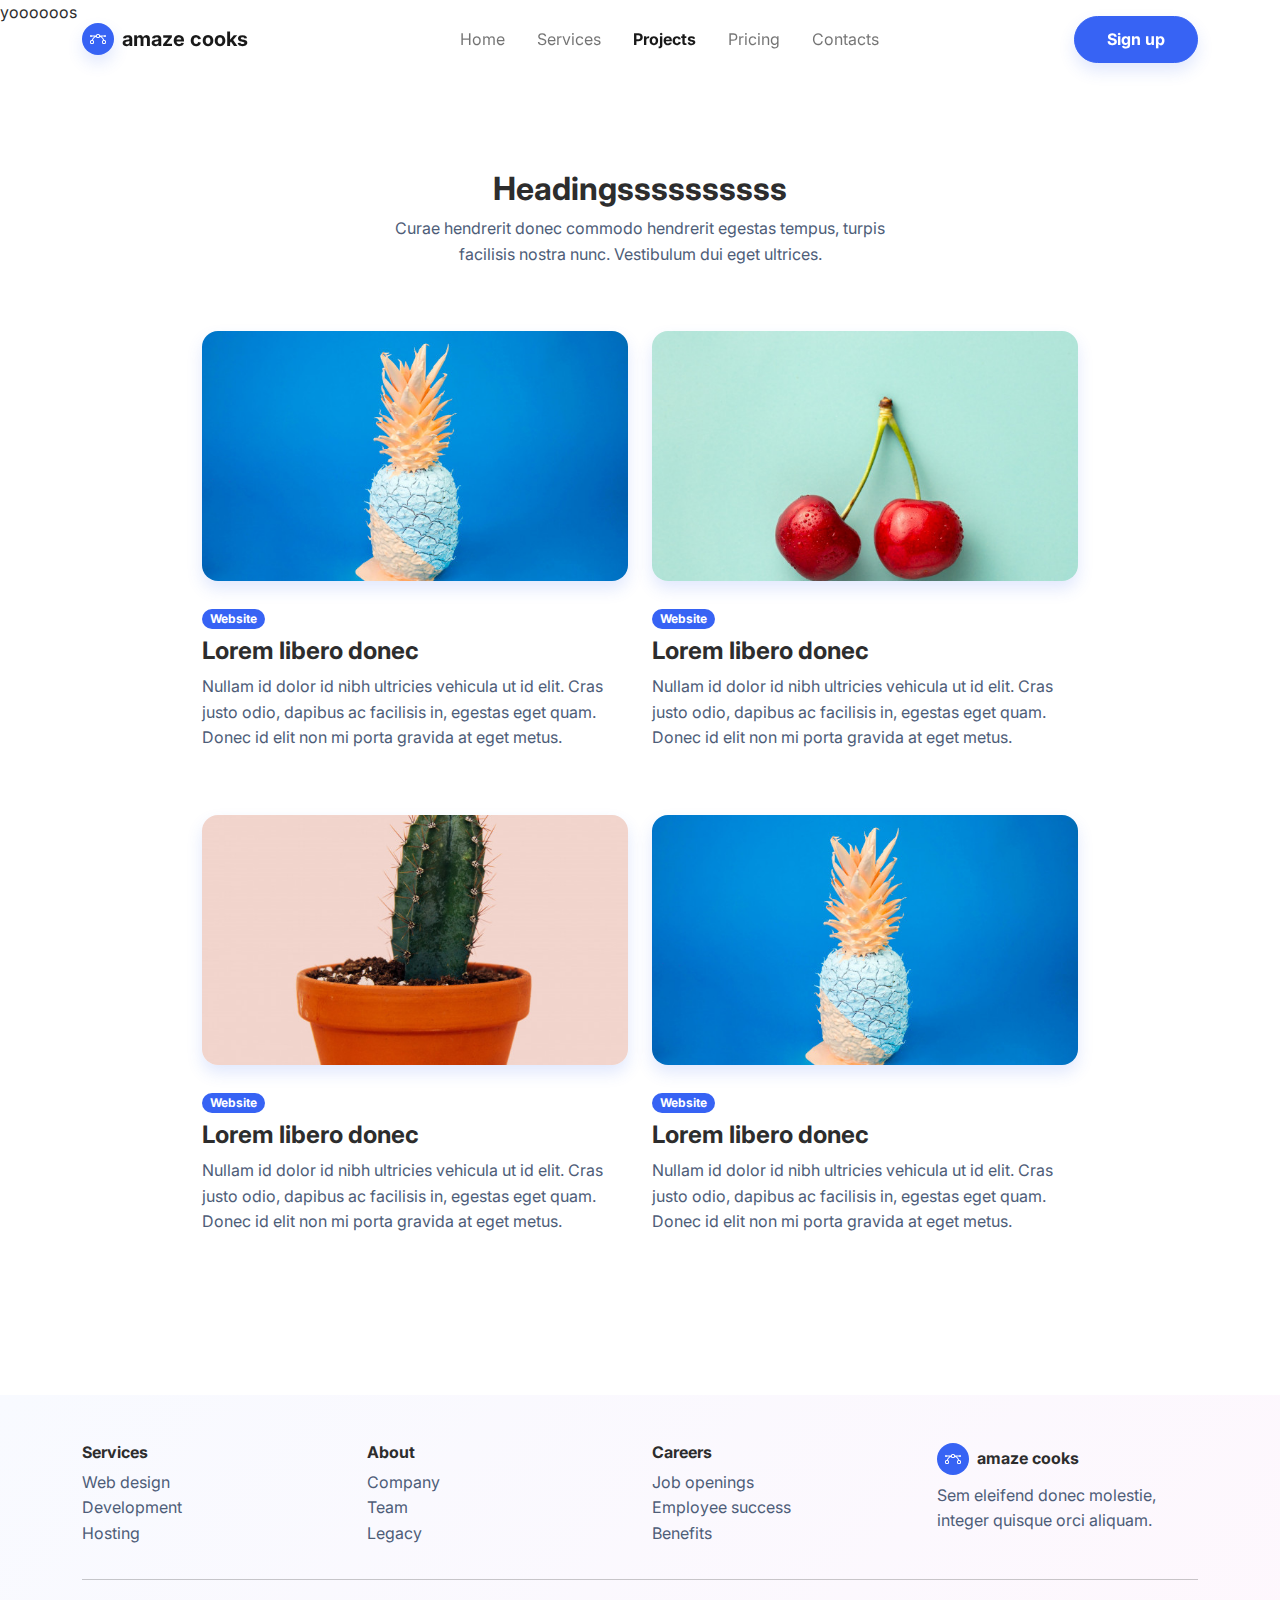
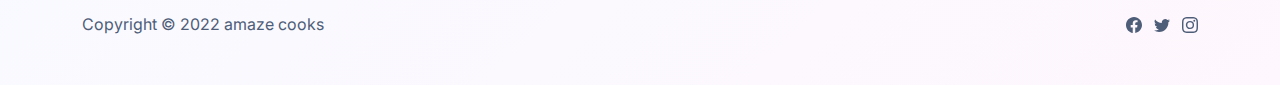
<file: projects.html>
<!DOCTYPE html>
<html lang="en">
yoooooos
<head>
    <meta charset="utf-8">
    <meta name="viewport" content="width=device-width, initial-scale=1.0, shrink-to-fit=no">
    <title>Projects - amaze cooks</title>
    <link rel="stylesheet" href="assets/bootstrap/css/bootstrap.min.css">
    <link rel="stylesheet" href="https://fonts.googleapis.com/css?family=Inter:300italic,400italic,600italic,700italic,800italic,400,300,600,700,800&amp;display=swap">
</head>

<body>
    <nav class="navbar navbar-light navbar-expand-md fixed-top navbar-shrink py-3" id="mainNav">
        <div class="container"><a class="navbar-brand d-flex align-items-center" href="/"><span class="bs-icon-sm bs-icon-circle bs-icon-primary shadow d-flex justify-content-center align-items-center me-2 bs-icon"><svg xmlns="http://www.w3.org/2000/svg" width="1em" height="1em" fill="currentColor" viewBox="0 0 16 16" class="bi bi-bezier">
                        <path fill-rule="evenodd" d="M0 10.5A1.5 1.5 0 0 1 1.5 9h1A1.5 1.5 0 0 1 4 10.5v1A1.5 1.5 0 0 1 2.5 13h-1A1.5 1.5 0 0 1 0 11.5v-1zm1.5-.5a.5.5 0 0 0-.5.5v1a.5.5 0 0 0 .5.5h1a.5.5 0 0 0 .5-.5v-1a.5.5 0 0 0-.5-.5h-1zm10.5.5A1.5 1.5 0 0 1 13.5 9h1a1.5 1.5 0 0 1 1.5 1.5v1a1.5 1.5 0 0 1-1.5 1.5h-1a1.5 1.5 0 0 1-1.5-1.5v-1zm1.5-.5a.5.5 0 0 0-.5.5v1a.5.5 0 0 0 .5.5h1a.5.5 0 0 0 .5-.5v-1a.5.5 0 0 0-.5-.5h-1zM6 4.5A1.5 1.5 0 0 1 7.5 3h1A1.5 1.5 0 0 1 10 4.5v1A1.5 1.5 0 0 1 8.5 7h-1A1.5 1.5 0 0 1 6 5.5v-1zM7.5 4a.5.5 0 0 0-.5.5v1a.5.5 0 0 0 .5.5h1a.5.5 0 0 0 .5-.5v-1a.5.5 0 0 0-.5-.5h-1z"></path>
                        <path d="M6 4.5H1.866a1 1 0 1 0 0 1h2.668A6.517 6.517 0 0 0 1.814 9H2.5c.123 0 .244.015.358.043a5.517 5.517 0 0 1 3.185-3.185A1.503 1.503 0 0 1 6 5.5v-1zm3.957 1.358A1.5 1.5 0 0 0 10 5.5v-1h4.134a1 1 0 1 1 0 1h-2.668a6.517 6.517 0 0 1 2.72 3.5H13.5c-.123 0-.243.015-.358.043a5.517 5.517 0 0 0-3.185-3.185z"></path>
                    </svg></span><span>amaze cooks</span></a><button data-bs-toggle="collapse" class="navbar-toggler" data-bs-target="#navcol-1"><span class="visually-hidden">Toggle navigation</span><span class="navbar-toggler-icon"></span></button>
            <div class="collapse navbar-collapse" id="navcol-1">
                <ul class="navbar-nav mx-auto">
                    <li class="nav-item"><a class="nav-link" href="index.php">Home</a></li>
                    <li class="nav-item"><a class="nav-link" href="services.html">Services</a></li>
                    <li class="nav-item"><a class="nav-link active" href="projects.html">Projects</a></li>
                    <li class="nav-item"><a class="nav-link" href="pricing.html">Pricing</a></li>
                    <li class="nav-item"><a class="nav-link" href="contacts.html">Contacts</a></li>
                </ul><a class="btn btn-primary shadow" role="button" href="signup.html">Sign up</a>
            </div>
        </div>
    </nav>
    <section class="py-5 mt-5">
        <div class="container py-5">
            <div class="row mb-5">
                <div class="col-md-8 col-xl-6 text-center mx-auto">
                    <h2 class="fw-bold">Headingssssssssss</h2>
                    <p class="text-muted w-lg-50">Curae hendrerit donec commodo hendrerit egestas tempus, turpis facilisis nostra nunc. Vestibulum dui eget ultrices.</p>
                </div>
            </div>
            <div class="row row-cols-1 row-cols-md-2 mx-auto" style="max-width: 900px;">
                <div class="col mb-4">
                    <div><a href="#"><img class="rounded img-fluid shadow w-100 fit-cover" src="assets/img/products/1.jpg" style="height: 250px;"></a>
                        <div class="py-4"><span class="badge bg-primary mb-2">Website</span>
                            <h4 class="fw-bold">Lorem libero donec</h4>
                            <p class="text-muted">Nullam id dolor id nibh ultricies vehicula ut id elit. Cras justo odio, dapibus ac facilisis in, egestas eget quam. Donec id elit non mi porta gravida at eget metus.</p>
                        </div>
                    </div>
                </div>
                <div class="col mb-4">
                    <div><a href="#"><img class="rounded img-fluid shadow w-100 fit-cover" src="assets/img/products/2.jpg" style="height: 250px;"></a>
                        <div class="py-4"><span class="badge bg-primary mb-2">Website</span>
                            <h4 class="fw-bold">Lorem libero donec</h4>
                            <p class="text-muted">Nullam id dolor id nibh ultricies vehicula ut id elit. Cras justo odio, dapibus ac facilisis in, egestas eget quam. Donec id elit non mi porta gravida at eget metus.</p>
                        </div>
                    </div>
                </div>
                <div class="col mb-4">
                    <div><a href="#"><img class="rounded img-fluid shadow w-100 fit-cover" src="assets/img/products/3.jpg" style="height: 250px;"></a>
                        <div class="py-4"><span class="badge bg-primary mb-2">Website</span>
                            <h4 class="fw-bold">Lorem libero donec</h4>
                            <p class="text-muted">Nullam id dolor id nibh ultricies vehicula ut id elit. Cras justo odio, dapibus ac facilisis in, egestas eget quam. Donec id elit non mi porta gravida at eget metus.</p>
                        </div>
                    </div>
                </div>
                <div class="col mb-4">
                    <div><a href="#"><img class="rounded img-fluid shadow w-100 fit-cover" src="assets/img/products/1.jpg" style="height: 250px;"></a>
                        <div class="py-4"><span class="badge bg-primary mb-2">Website</span>
                            <h4 class="fw-bold">Lorem libero donec</h4>
                            <p class="text-muted">Nullam id dolor id nibh ultricies vehicula ut id elit. Cras justo odio, dapibus ac facilisis in, egestas eget quam. Donec id elit non mi porta gravida at eget metus.</p>
                        </div>
                    </div>
                </div>
            </div>
        </div>
    </section>
    <footer class="bg-primary-gradient">
        <div class="container py-4 py-lg-5">
            <div class="row justify-content-center">
                <div class="col-sm-4 col-md-3 text-center text-lg-start d-flex flex-column item">
                    <h3 class="fs-6 fw-bold">Services</h3>
                    <ul class="list-unstyled">
                        <li><a href="#">Web design</a></li>
                        <li><a href="#">Development</a></li>
                        <li><a href="#">Hosting</a></li>
                    </ul>
                </div>
                <div class="col-sm-4 col-md-3 text-center text-lg-start d-flex flex-column item">
                    <h3 class="fs-6 fw-bold">About</h3>
                    <ul class="list-unstyled">
                        <li><a href="#">Company</a></li>
                        <li><a href="#">Team</a></li>
                        <li><a href="#">Legacy</a></li>
                    </ul>
                </div>
                <div class="col-sm-4 col-md-3 text-center text-lg-start d-flex flex-column item">
                    <h3 class="fs-6 fw-bold">Careers</h3>
                    <ul class="list-unstyled">
                        <li><a href="#">Job openings</a></li>
                        <li><a href="#">Employee success</a></li>
                        <li><a href="#">Benefits</a></li>
                    </ul>
                </div>
                <div class="col-lg-3 text-center text-lg-start d-flex flex-column align-items-center order-first align-items-lg-start order-lg-last item social">
                    <div class="fw-bold d-flex align-items-center mb-2"><span class="bs-icon-sm bs-icon-circle bs-icon-primary d-flex justify-content-center align-items-center bs-icon me-2"><svg xmlns="http://www.w3.org/2000/svg" width="1em" height="1em" fill="currentColor" viewBox="0 0 16 16" class="bi bi-bezier">
                                <path fill-rule="evenodd" d="M0 10.5A1.5 1.5 0 0 1 1.5 9h1A1.5 1.5 0 0 1 4 10.5v1A1.5 1.5 0 0 1 2.5 13h-1A1.5 1.5 0 0 1 0 11.5v-1zm1.5-.5a.5.5 0 0 0-.5.5v1a.5.5 0 0 0 .5.5h1a.5.5 0 0 0 .5-.5v-1a.5.5 0 0 0-.5-.5h-1zm10.5.5A1.5 1.5 0 0 1 13.5 9h1a1.5 1.5 0 0 1 1.5 1.5v1a1.5 1.5 0 0 1-1.5 1.5h-1a1.5 1.5 0 0 1-1.5-1.5v-1zm1.5-.5a.5.5 0 0 0-.5.5v1a.5.5 0 0 0 .5.5h1a.5.5 0 0 0 .5-.5v-1a.5.5 0 0 0-.5-.5h-1zM6 4.5A1.5 1.5 0 0 1 7.5 3h1A1.5 1.5 0 0 1 10 4.5v1A1.5 1.5 0 0 1 8.5 7h-1A1.5 1.5 0 0 1 6 5.5v-1zM7.5 4a.5.5 0 0 0-.5.5v1a.5.5 0 0 0 .5.5h1a.5.5 0 0 0 .5-.5v-1a.5.5 0 0 0-.5-.5h-1z"></path>
                                <path d="M6 4.5H1.866a1 1 0 1 0 0 1h2.668A6.517 6.517 0 0 0 1.814 9H2.5c.123 0 .244.015.358.043a5.517 5.517 0 0 1 3.185-3.185A1.503 1.503 0 0 1 6 5.5v-1zm3.957 1.358A1.5 1.5 0 0 0 10 5.5v-1h4.134a1 1 0 1 1 0 1h-2.668a6.517 6.517 0 0 1 2.72 3.5H13.5c-.123 0-.243.015-.358.043a5.517 5.517 0 0 0-3.185-3.185z"></path>
                            </svg></span><span>amaze cooks</span></div>
                    <p class="text-muted copyright">Sem eleifend donec molestie, integer quisque orci aliquam.</p>
                </div>
            </div>
            <hr>
            <div class="text-muted d-flex justify-content-between align-items-center pt-3">
                <p class="mb-0">Copyright © 2022 amaze cooks</p>
                <ul class="list-inline mb-0">
                    <li class="list-inline-item"><svg xmlns="http://www.w3.org/2000/svg" width="1em" height="1em" fill="currentColor" viewBox="0 0 16 16" class="bi bi-facebook">
                            <path d="M16 8.049c0-4.446-3.582-8.05-8-8.05C3.58 0-.002 3.603-.002 8.05c0 4.017 2.926 7.347 6.75 7.951v-5.625h-2.03V8.05H6.75V6.275c0-2.017 1.195-3.131 3.022-3.131.876 0 1.791.157 1.791.157v1.98h-1.009c-.993 0-1.303.621-1.303 1.258v1.51h2.218l-.354 2.326H9.25V16c3.824-.604 6.75-3.934 6.75-7.951z"></path>
                        </svg></li>
                    <li class="list-inline-item"><svg xmlns="http://www.w3.org/2000/svg" width="1em" height="1em" fill="currentColor" viewBox="0 0 16 16" class="bi bi-twitter">
                            <path d="M5.026 15c6.038 0 9.341-5.003 9.341-9.334 0-.14 0-.282-.006-.422A6.685 6.685 0 0 0 16 3.542a6.658 6.658 0 0 1-1.889.518 3.301 3.301 0 0 0 1.447-1.817 6.533 6.533 0 0 1-2.087.793A3.286 3.286 0 0 0 7.875 6.03a9.325 9.325 0 0 1-6.767-3.429 3.289 3.289 0 0 0 1.018 4.382A3.323 3.323 0 0 1 .64 6.575v.045a3.288 3.288 0 0 0 2.632 3.218 3.203 3.203 0 0 1-.865.115 3.23 3.23 0 0 1-.614-.057 3.283 3.283 0 0 0 3.067 2.277A6.588 6.588 0 0 1 .78 13.58a6.32 6.32 0 0 1-.78-.045A9.344 9.344 0 0 0 5.026 15z"></path>
                        </svg></li>
                    <li class="list-inline-item"><svg xmlns="http://www.w3.org/2000/svg" width="1em" height="1em" fill="currentColor" viewBox="0 0 16 16" class="bi bi-instagram">
                            <path d="M8 0C5.829 0 5.556.01 4.703.048 3.85.088 3.269.222 2.76.42a3.917 3.917 0 0 0-1.417.923A3.927 3.927 0 0 0 .42 2.76C.222 3.268.087 3.85.048 4.7.01 5.555 0 5.827 0 8.001c0 2.172.01 2.444.048 3.297.04.852.174 1.433.372 1.942.205.526.478.972.923 1.417.444.445.89.719 1.416.923.51.198 1.09.333 1.942.372C5.555 15.99 5.827 16 8 16s2.444-.01 3.298-.048c.851-.04 1.434-.174 1.943-.372a3.916 3.916 0 0 0 1.416-.923c.445-.445.718-.891.923-1.417.197-.509.332-1.09.372-1.942C15.99 10.445 16 10.173 16 8s-.01-2.445-.048-3.299c-.04-.851-.175-1.433-.372-1.941a3.926 3.926 0 0 0-.923-1.417A3.911 3.911 0 0 0 13.24.42c-.51-.198-1.092-.333-1.943-.372C10.443.01 10.172 0 7.998 0h.003zm-.717 1.442h.718c2.136 0 2.389.007 3.232.046.78.035 1.204.166 1.486.275.373.145.64.319.92.599.28.28.453.546.598.92.11.281.24.705.275 1.485.039.843.047 1.096.047 3.231s-.008 2.389-.047 3.232c-.035.78-.166 1.203-.275 1.485a2.47 2.47 0 0 1-.599.919c-.28.28-.546.453-.92.598-.28.11-.704.24-1.485.276-.843.038-1.096.047-3.232.047s-2.39-.009-3.233-.047c-.78-.036-1.203-.166-1.485-.276a2.478 2.478 0 0 1-.92-.598 2.48 2.48 0 0 1-.6-.92c-.109-.281-.24-.705-.275-1.485-.038-.843-.046-1.096-.046-3.233 0-2.136.008-2.388.046-3.231.036-.78.166-1.204.276-1.486.145-.373.319-.64.599-.92.28-.28.546-.453.92-.598.282-.11.705-.24 1.485-.276.738-.034 1.024-.044 2.515-.045v.002zm4.988 1.328a.96.96 0 1 0 0 1.92.96.96 0 0 0 0-1.92zm-4.27 1.122a4.109 4.109 0 1 0 0 8.217 4.109 4.109 0 0 0 0-8.217zm0 1.441a2.667 2.667 0 1 1 0 5.334 2.667 2.667 0 0 1 0-5.334z"></path>
                        </svg></li>
                </ul>
            </div>
        </div>
    </footer>
    <script src="assets/js/jquery.min.js"></script>
    <script src="assets/bootstrap/js/bootstrap.min.js"></script>
    <script src="assets/js/bs-init.js"></script>
    <script src="assets/js/bold-and-bright.js"></script>
</body>

</html>
</file>
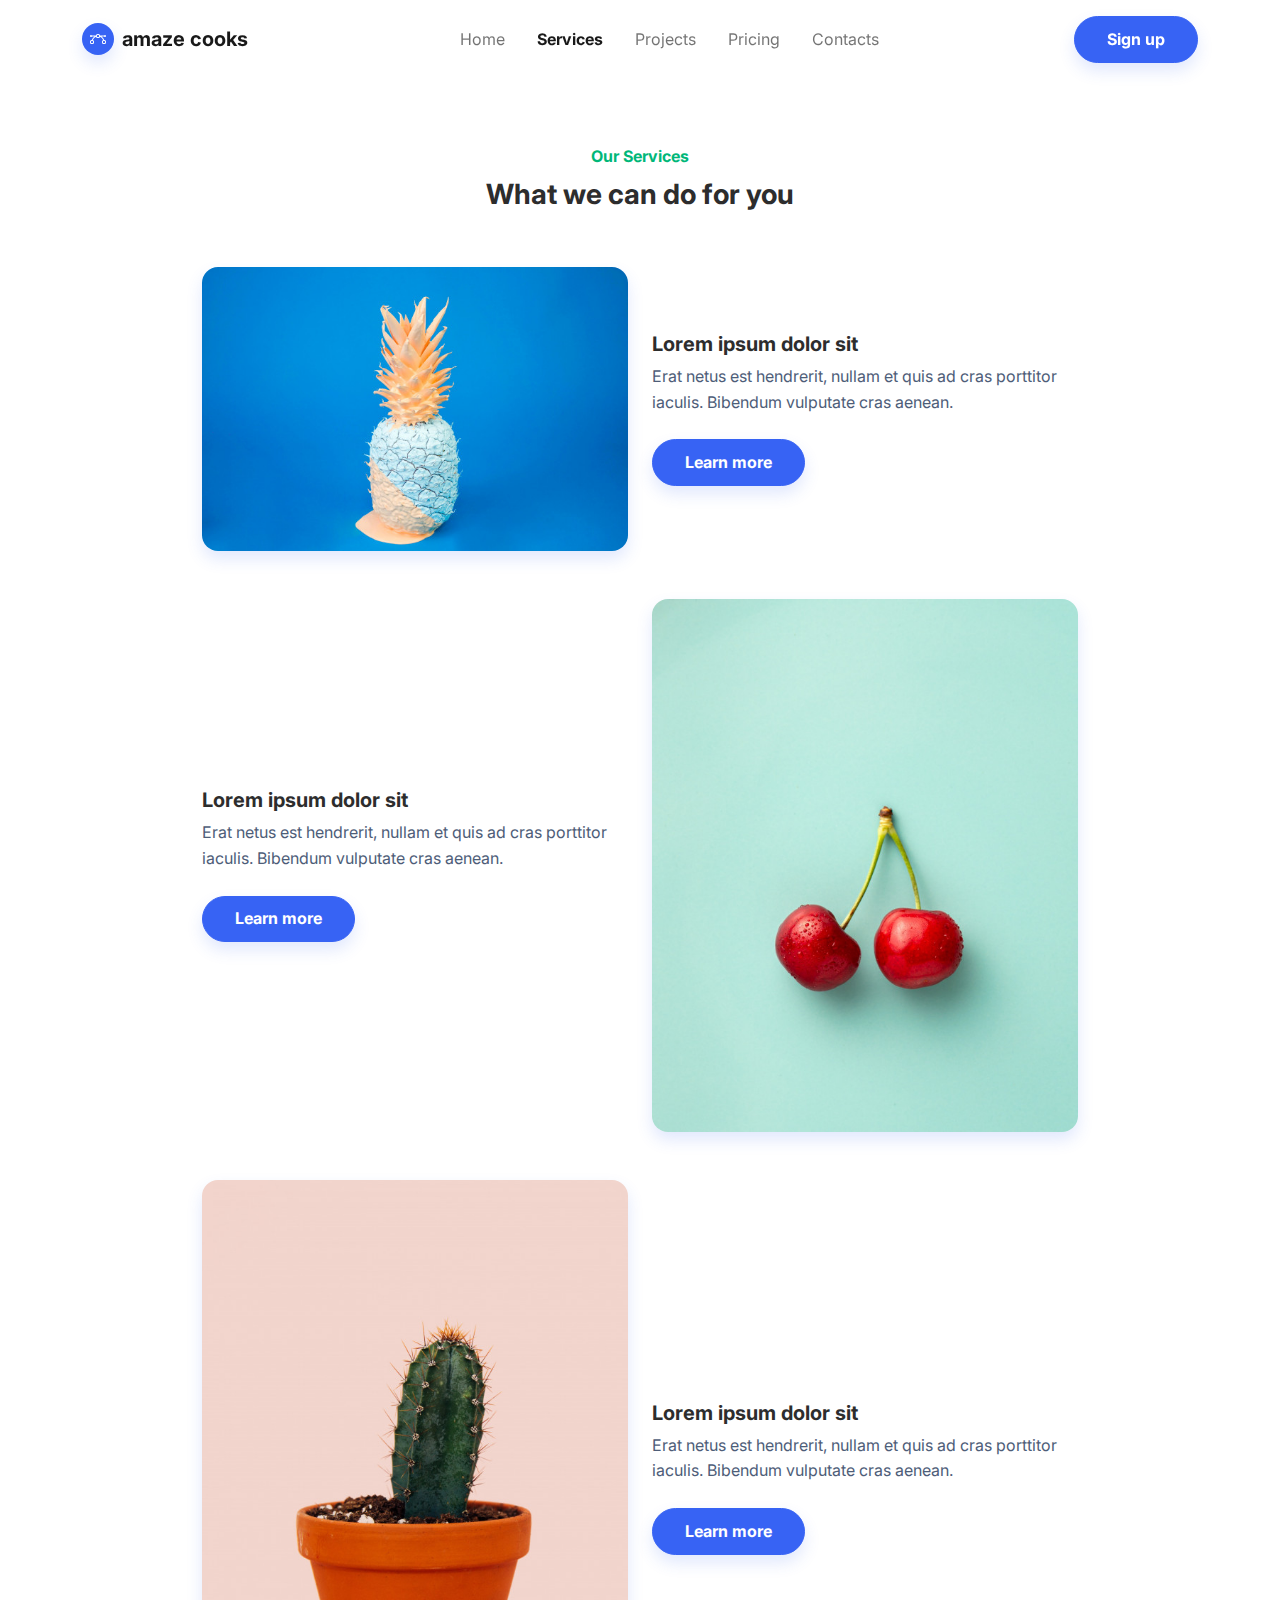
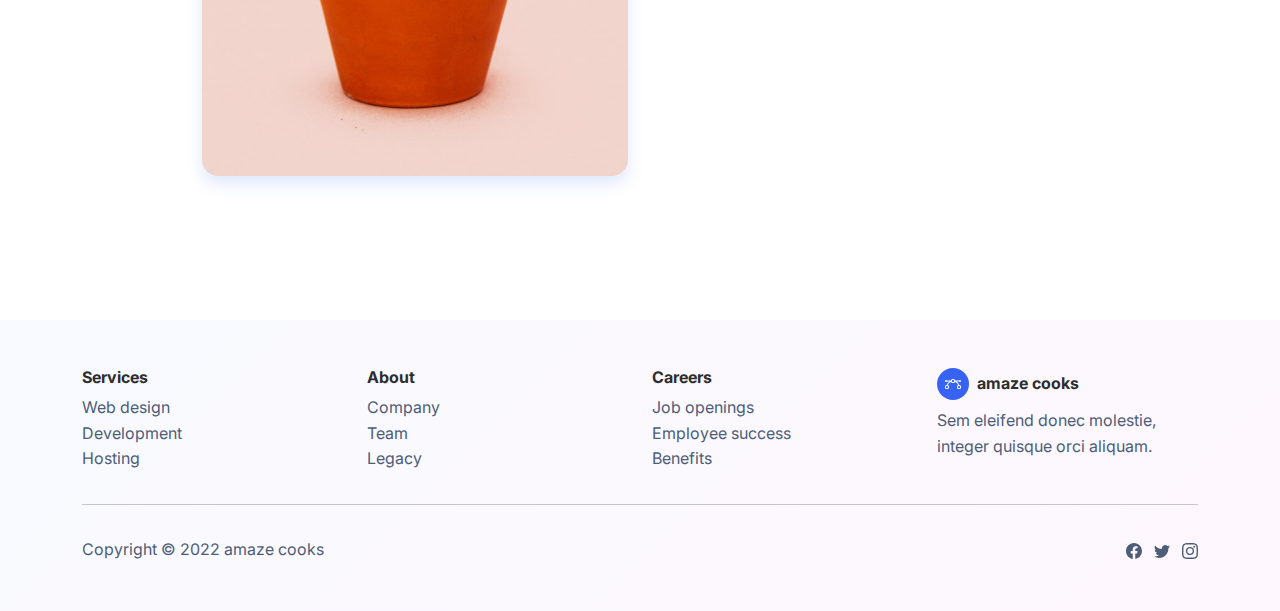
<file: services.html>
<!DOCTYPE html>
<html lang="en">

<head>
    <meta charset="utf-8">
    <meta name="viewport" content="width=device-width, initial-scale=1.0, shrink-to-fit=no">
    <title>Services - amaze cooks</title>
    <link rel="stylesheet" href="assets/bootstrap/css/bootstrap.min.css">
    <link rel="stylesheet" href="https://fonts.googleapis.com/css?family=Inter:300italic,400italic,600italic,700italic,800italic,400,300,600,700,800&amp;display=swap">
</head>

<body style="/*background: url(&quot;design.jpg&quot;);*/background-position: 0 -60px;">
    <nav class="navbar navbar-light navbar-expand-md fixed-top navbar-shrink py-3" id="mainNav">
        <div class="container"><a class="navbar-brand d-flex align-items-center" href="/"><span class="bs-icon-sm bs-icon-circle bs-icon-primary shadow d-flex justify-content-center align-items-center me-2 bs-icon"><svg xmlns="http://www.w3.org/2000/svg" width="1em" height="1em" fill="currentColor" viewBox="0 0 16 16" class="bi bi-bezier">
                        <path fill-rule="evenodd" d="M0 10.5A1.5 1.5 0 0 1 1.5 9h1A1.5 1.5 0 0 1 4 10.5v1A1.5 1.5 0 0 1 2.5 13h-1A1.5 1.5 0 0 1 0 11.5v-1zm1.5-.5a.5.5 0 0 0-.5.5v1a.5.5 0 0 0 .5.5h1a.5.5 0 0 0 .5-.5v-1a.5.5 0 0 0-.5-.5h-1zm10.5.5A1.5 1.5 0 0 1 13.5 9h1a1.5 1.5 0 0 1 1.5 1.5v1a1.5 1.5 0 0 1-1.5 1.5h-1a1.5 1.5 0 0 1-1.5-1.5v-1zm1.5-.5a.5.5 0 0 0-.5.5v1a.5.5 0 0 0 .5.5h1a.5.5 0 0 0 .5-.5v-1a.5.5 0 0 0-.5-.5h-1zM6 4.5A1.5 1.5 0 0 1 7.5 3h1A1.5 1.5 0 0 1 10 4.5v1A1.5 1.5 0 0 1 8.5 7h-1A1.5 1.5 0 0 1 6 5.5v-1zM7.5 4a.5.5 0 0 0-.5.5v1a.5.5 0 0 0 .5.5h1a.5.5 0 0 0 .5-.5v-1a.5.5 0 0 0-.5-.5h-1z"></path>
                        <path d="M6 4.5H1.866a1 1 0 1 0 0 1h2.668A6.517 6.517 0 0 0 1.814 9H2.5c.123 0 .244.015.358.043a5.517 5.517 0 0 1 3.185-3.185A1.503 1.503 0 0 1 6 5.5v-1zm3.957 1.358A1.5 1.5 0 0 0 10 5.5v-1h4.134a1 1 0 1 1 0 1h-2.668a6.517 6.517 0 0 1 2.72 3.5H13.5c-.123 0-.243.015-.358.043a5.517 5.517 0 0 0-3.185-3.185z"></path>
                    </svg></span><span>amaze cooks</span></a><button data-bs-toggle="collapse" class="navbar-toggler" data-bs-target="#navcol-1"><span class="visually-hidden">Toggle navigation</span><span class="navbar-toggler-icon"></span></button>
            <div class="collapse navbar-collapse" id="navcol-1">
                <ul class="navbar-nav mx-auto">
                    <li class="nav-item"><a class="nav-link" href="index.php">Home</a></li>
                    <li class="nav-item"><a class="nav-link active" href="services.html">Services</a></li>
                    <li class="nav-item"><a class="nav-link" href="projects.html">Projects</a></li>
                    <li class="nav-item"><a class="nav-link" href="pricing.html">Pricing</a></li>
                    <li class="nav-item"><a class="nav-link" href="contacts.html">Contacts</a></li>
                </ul><a class="btn btn-primary shadow" role="button" href="signup.html">Sign up</a>
            </div>
        </div>
    </nav>
    <section class="py-5 mt-5">
        <div class="container py-5">
            <div class="row mb-4 mb-lg-5">
                <div class="col-md-8 col-xl-6 text-center mx-auto">
                    <p class="fw-bold text-success mb-2">Our Services</p>
                    <h3 class="fw-bold">What we can do for you</h3>
                </div>
            </div>
            <div class="row row-cols-1 row-cols-md-2 mx-auto" style="max-width: 900px;">
                <div class="col mb-5"><img class="rounded img-fluid shadow" src="assets/img/products/1.jpg"></div>
                <div class="col d-md-flex align-items-md-end align-items-lg-center mb-5">
                    <div>
                        <h5 class="fw-bold">Lorem ipsum dolor sit&nbsp;</h5>
                        <p class="text-muted mb-4">Erat netus est hendrerit, nullam et quis ad cras porttitor iaculis. Bibendum vulputate cras aenean.</p><button class="btn btn-primary shadow" type="button">Learn more</button>
                    </div>
                </div>
            </div>
            <div class="row row-cols-1 row-cols-md-2 mx-auto" style="max-width: 900px;">
                <div class="col order-md-last mb-5"><img class="rounded img-fluid shadow" src="assets/img/products/2.jpg"></div>
                <div class="col d-md-flex align-items-md-end align-items-lg-center mb-5">
                    <div>
                        <h5 class="fw-bold">Lorem ipsum dolor sit&nbsp;</h5>
                        <p class="text-muted mb-4">Erat netus est hendrerit, nullam et quis ad cras porttitor iaculis. Bibendum vulputate cras aenean.</p><button class="btn btn-primary shadow" type="button">Learn more</button>
                    </div>
                </div>
            </div>
            <div class="row row-cols-1 row-cols-md-2 mx-auto" style="max-width: 900px;">
                <div class="col mb-5"><img class="rounded img-fluid shadow" src="assets/img/products/3.jpg"></div>
                <div class="col d-md-flex align-items-md-end align-items-lg-center mb-5">
                    <div>
                        <h5 class="fw-bold">Lorem ipsum dolor sit&nbsp;</h5>
                        <p class="text-muted mb-4">Erat netus est hendrerit, nullam et quis ad cras porttitor iaculis. Bibendum vulputate cras aenean.</p><button class="btn btn-primary shadow" type="button">Learn more</button>
                    </div>
                </div>
            </div>
        </div>
    </section>
    <footer class="bg-primary-gradient">
        <div class="container py-4 py-lg-5">
            <div class="row justify-content-center">
                <div class="col-sm-4 col-md-3 text-center text-lg-start d-flex flex-column item">
                    <h3 class="fs-6 fw-bold">Services</h3>
                    <ul class="list-unstyled">
                        <li><a href="#">Web design</a></li>
                        <li><a href="#">Development</a></li>
                        <li><a href="#">Hosting</a></li>
                    </ul>
                </div>
                <div class="col-sm-4 col-md-3 text-center text-lg-start d-flex flex-column item">
                    <h3 class="fs-6 fw-bold">About</h3>
                    <ul class="list-unstyled">
                        <li><a href="#">Company</a></li>
                        <li><a href="#">Team</a></li>
                        <li><a href="#">Legacy</a></li>
                    </ul>
                </div>
                <div class="col-sm-4 col-md-3 text-center text-lg-start d-flex flex-column item">
                    <h3 class="fs-6 fw-bold">Careers</h3>
                    <ul class="list-unstyled">
                        <li><a href="#">Job openings</a></li>
                        <li><a href="#">Employee success</a></li>
                        <li><a href="#">Benefits</a></li>
                    </ul>
                </div>
                <div class="col-lg-3 text-center text-lg-start d-flex flex-column align-items-center order-first align-items-lg-start order-lg-last item social">
                    <div class="fw-bold d-flex align-items-center mb-2"><span class="bs-icon-sm bs-icon-circle bs-icon-primary d-flex justify-content-center align-items-center bs-icon me-2"><svg xmlns="http://www.w3.org/2000/svg" width="1em" height="1em" fill="currentColor" viewBox="0 0 16 16" class="bi bi-bezier">
                                <path fill-rule="evenodd" d="M0 10.5A1.5 1.5 0 0 1 1.5 9h1A1.5 1.5 0 0 1 4 10.5v1A1.5 1.5 0 0 1 2.5 13h-1A1.5 1.5 0 0 1 0 11.5v-1zm1.5-.5a.5.5 0 0 0-.5.5v1a.5.5 0 0 0 .5.5h1a.5.5 0 0 0 .5-.5v-1a.5.5 0 0 0-.5-.5h-1zm10.5.5A1.5 1.5 0 0 1 13.5 9h1a1.5 1.5 0 0 1 1.5 1.5v1a1.5 1.5 0 0 1-1.5 1.5h-1a1.5 1.5 0 0 1-1.5-1.5v-1zm1.5-.5a.5.5 0 0 0-.5.5v1a.5.5 0 0 0 .5.5h1a.5.5 0 0 0 .5-.5v-1a.5.5 0 0 0-.5-.5h-1zM6 4.5A1.5 1.5 0 0 1 7.5 3h1A1.5 1.5 0 0 1 10 4.5v1A1.5 1.5 0 0 1 8.5 7h-1A1.5 1.5 0 0 1 6 5.5v-1zM7.5 4a.5.5 0 0 0-.5.5v1a.5.5 0 0 0 .5.5h1a.5.5 0 0 0 .5-.5v-1a.5.5 0 0 0-.5-.5h-1z"></path>
                                <path d="M6 4.5H1.866a1 1 0 1 0 0 1h2.668A6.517 6.517 0 0 0 1.814 9H2.5c.123 0 .244.015.358.043a5.517 5.517 0 0 1 3.185-3.185A1.503 1.503 0 0 1 6 5.5v-1zm3.957 1.358A1.5 1.5 0 0 0 10 5.5v-1h4.134a1 1 0 1 1 0 1h-2.668a6.517 6.517 0 0 1 2.72 3.5H13.5c-.123 0-.243.015-.358.043a5.517 5.517 0 0 0-3.185-3.185z"></path>
                            </svg></span><span>amaze cooks</span></div>
                    <p class="text-muted copyright">Sem eleifend donec molestie, integer quisque orci aliquam.</p>
                </div>
            </div>
            <hr>
            <div class="text-muted d-flex justify-content-between align-items-center pt-3">
                <p class="mb-0">Copyright © 2022 amaze cooks</p>
                <ul class="list-inline mb-0">
                    <li class="list-inline-item"><svg xmlns="http://www.w3.org/2000/svg" width="1em" height="1em" fill="currentColor" viewBox="0 0 16 16" class="bi bi-facebook">
                            <path d="M16 8.049c0-4.446-3.582-8.05-8-8.05C3.58 0-.002 3.603-.002 8.05c0 4.017 2.926 7.347 6.75 7.951v-5.625h-2.03V8.05H6.75V6.275c0-2.017 1.195-3.131 3.022-3.131.876 0 1.791.157 1.791.157v1.98h-1.009c-.993 0-1.303.621-1.303 1.258v1.51h2.218l-.354 2.326H9.25V16c3.824-.604 6.75-3.934 6.75-7.951z"></path>
                        </svg></li>
                    <li class="list-inline-item"><svg xmlns="http://www.w3.org/2000/svg" width="1em" height="1em" fill="currentColor" viewBox="0 0 16 16" class="bi bi-twitter">
                            <path d="M5.026 15c6.038 0 9.341-5.003 9.341-9.334 0-.14 0-.282-.006-.422A6.685 6.685 0 0 0 16 3.542a6.658 6.658 0 0 1-1.889.518 3.301 3.301 0 0 0 1.447-1.817 6.533 6.533 0 0 1-2.087.793A3.286 3.286 0 0 0 7.875 6.03a9.325 9.325 0 0 1-6.767-3.429 3.289 3.289 0 0 0 1.018 4.382A3.323 3.323 0 0 1 .64 6.575v.045a3.288 3.288 0 0 0 2.632 3.218 3.203 3.203 0 0 1-.865.115 3.23 3.23 0 0 1-.614-.057 3.283 3.283 0 0 0 3.067 2.277A6.588 6.588 0 0 1 .78 13.58a6.32 6.32 0 0 1-.78-.045A9.344 9.344 0 0 0 5.026 15z"></path>
                        </svg></li>
                    <li class="list-inline-item"><svg xmlns="http://www.w3.org/2000/svg" width="1em" height="1em" fill="currentColor" viewBox="0 0 16 16" class="bi bi-instagram">
                            <path d="M8 0C5.829 0 5.556.01 4.703.048 3.85.088 3.269.222 2.76.42a3.917 3.917 0 0 0-1.417.923A3.927 3.927 0 0 0 .42 2.76C.222 3.268.087 3.85.048 4.7.01 5.555 0 5.827 0 8.001c0 2.172.01 2.444.048 3.297.04.852.174 1.433.372 1.942.205.526.478.972.923 1.417.444.445.89.719 1.416.923.51.198 1.09.333 1.942.372C5.555 15.99 5.827 16 8 16s2.444-.01 3.298-.048c.851-.04 1.434-.174 1.943-.372a3.916 3.916 0 0 0 1.416-.923c.445-.445.718-.891.923-1.417.197-.509.332-1.09.372-1.942C15.99 10.445 16 10.173 16 8s-.01-2.445-.048-3.299c-.04-.851-.175-1.433-.372-1.941a3.926 3.926 0 0 0-.923-1.417A3.911 3.911 0 0 0 13.24.42c-.51-.198-1.092-.333-1.943-.372C10.443.01 10.172 0 7.998 0h.003zm-.717 1.442h.718c2.136 0 2.389.007 3.232.046.78.035 1.204.166 1.486.275.373.145.64.319.92.599.28.28.453.546.598.92.11.281.24.705.275 1.485.039.843.047 1.096.047 3.231s-.008 2.389-.047 3.232c-.035.78-.166 1.203-.275 1.485a2.47 2.47 0 0 1-.599.919c-.28.28-.546.453-.92.598-.28.11-.704.24-1.485.276-.843.038-1.096.047-3.232.047s-2.39-.009-3.233-.047c-.78-.036-1.203-.166-1.485-.276a2.478 2.478 0 0 1-.92-.598 2.48 2.48 0 0 1-.6-.92c-.109-.281-.24-.705-.275-1.485-.038-.843-.046-1.096-.046-3.233 0-2.136.008-2.388.046-3.231.036-.78.166-1.204.276-1.486.145-.373.319-.64.599-.92.28-.28.546-.453.92-.598.282-.11.705-.24 1.485-.276.738-.034 1.024-.044 2.515-.045v.002zm4.988 1.328a.96.96 0 1 0 0 1.92.96.96 0 0 0 0-1.92zm-4.27 1.122a4.109 4.109 0 1 0 0 8.217 4.109 4.109 0 0 0 0-8.217zm0 1.441a2.667 2.667 0 1 1 0 5.334 2.667 2.667 0 0 1 0-5.334z"></path>
                        </svg></li>
                </ul>
            </div>
        </div>
    </footer>
    <script src="assets/js/jquery.min.js"></script>
    <script src="assets/bootstrap/js/bootstrap.min.js"></script>
    <script src="assets/js/bs-init.js"></script>
    <script src="assets/js/bold-and-bright.js"></script>
</body>

</html>
</file>
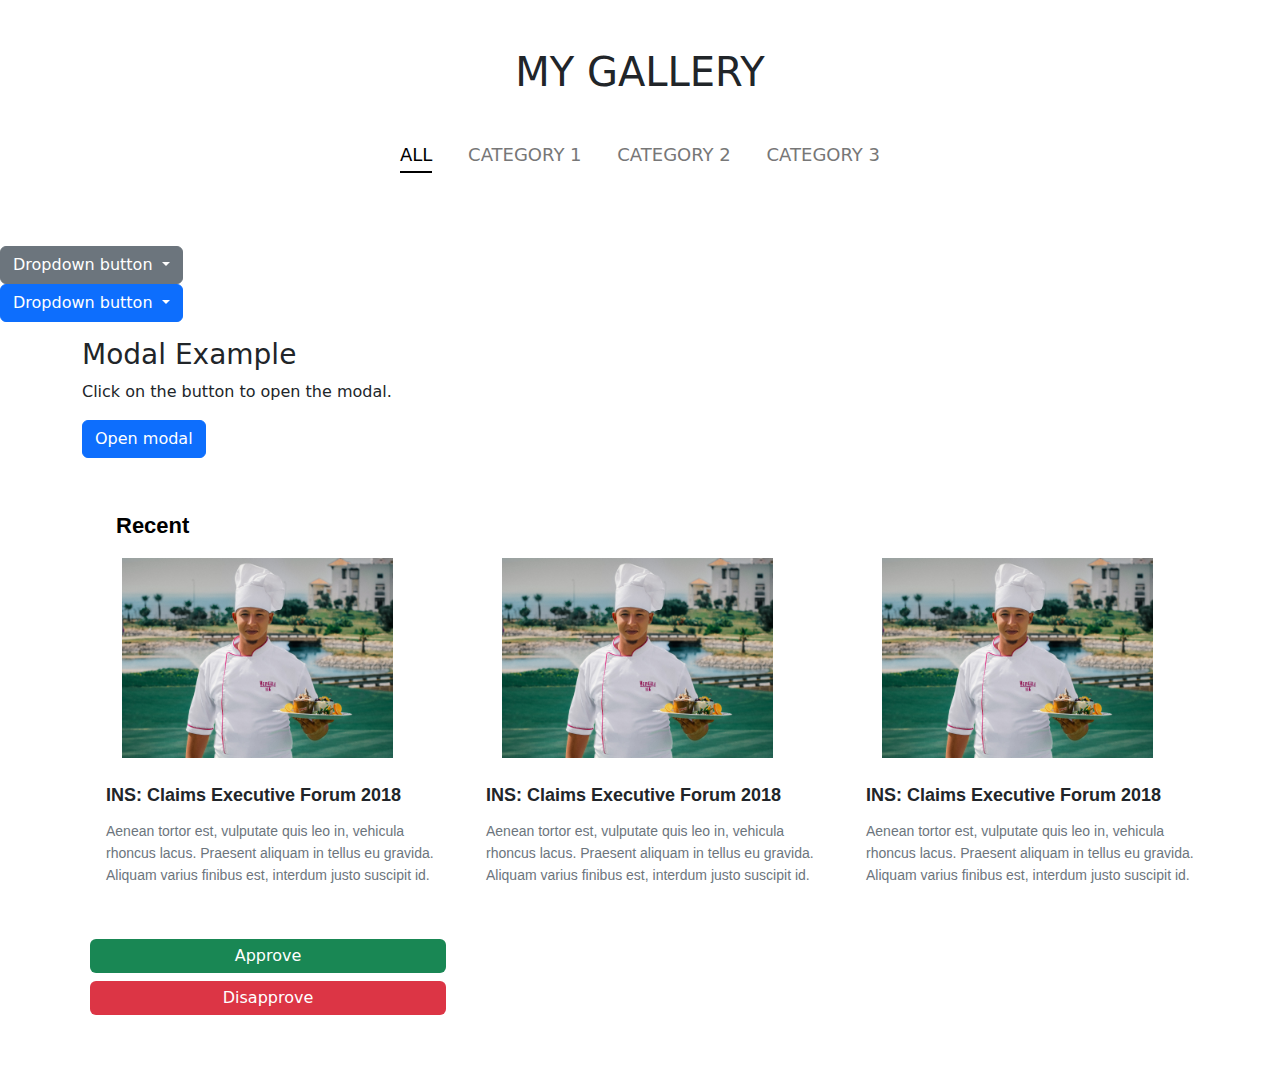
<file: admin/filters.html>
<!DOCTYPE html>
<html lang="en">
<head>
    <meta charset="UTF-8">
    <meta http-equiv="X-UA-Compatible" content="IE=edge">
    <meta name="viewport" content="width=device-width, initial-scale=1.0">
    <title>Document</title>
    <link rel="stylesheet" href="style.css">
    <!-- <link rel="stylesheet" href="assets/bootstrap/css/bootstrap.min.css" /> -->
   <!-- CSS only -->

   <link href="https://cdn.jsdelivr.net/npm/bootstrap@5.2.1/dist/css/bootstrap.min.css" rel="stylesheet">
   <script src="https://cdn.jsdelivr.net/npm/bootstrap@5.2.1/dist/js/bootstrap.bundle.min.js"></script>
</head>
<body>
    
    <section class="py-5">
        <div class="container">
            <h1 class="text-center">MY GALLERY</h1>
            <div class="filtr-controls">
                <span class="active" data-filter="all">all </span>
                <span data-filter="1">category 1</span>
                <span data-filter="2">category 2 </span>
                <span data-filter="3">category 3 </span></div>
        </div>
    </section>
    <div class="dropdown">
        <button class="btn btn-secondary dropdown-toggle" type="button" id="dropdownMenuButton" data-toggle="dropdown" aria-haspopup="true" aria-expanded="false">
          Dropdown button
        </button>
        <div class="dropdown-menu" aria-labelledby="dropdownMenuButton">
          <a class="dropdown-item" href="#">Action</a>
          <a class="dropdown-item" href="#">Another action</a>
          <a class="dropdown-item" href="#">Something else here</a>
        </div>
      </div>


      
      <div class="dropdown">
        <button type="button" class="btn btn-primary dropdown-toggle" data-bs-toggle="dropdown">
          Dropdown button
        </button>
        <ul class="dropdown-menu">
          <li><a class="dropdown-item" href="#">Link 1</a></li>
          <li><a class="dropdown-item" href="#">Link 2</a></li>
          <li><a class="dropdown-item" href="#">Link 3</a></li>
        </ul>
      </div>



      <div class="container mt-3">
        <h3>Modal Example</h3>
        <p>Click on the button to open the modal.</p>
        
        <button type="button" class="btn btn-primary" data-bs-toggle="modal" data-bs-target="#myModal">
          Open modal
        </button>
      </div>
      
      <!-- The Modal -->
      <div class="modal" id="myModal">
        <div class="modal-dialog">
          <div class="modal-content">
      
            <!-- Modal Header -->
            <div class="modal-header">
              <h4 class="modal-title">Modal Heading</h4>
              <button type="button" class="btn-close" data-bs-dismiss="modal"></button>
            </div>
      
            <!-- Modal body -->
            <div class="modal-body">
              Modal body..
            </div>
      
            <!-- Modal footer -->
            <div class="modal-footer">
              <button type="button" class="btn btn-danger" data-bs-dismiss="modal">Close</button>
            </div>
      
          </div>
        </div>
      </div>
      
      
        <div class="container">
            <h2 style="margin-top: 52px;margin-left: 34px;font-family: 'Open Sans', sans-serif;font-size: 22px;font-weight: 800;line-height: 32px;color: rgb(0,0,0);">Recent</h2>
            <div class="cust_bloglistintro">
                <p style="margin-left: 34px;color: rgba(255,255,255,0.5);font-size: 14px;"></p>
            </div>
            <div class="row">
                <div class="col-md-4 cust_blogteaser" style="padding-bottom: 20px;margin-bottom: 32px;"><a href="#"><img class="img-fluid" style="height: 200px;padding-left: 40px;" src="chef2.jpg" /></a>
                    <h3 style="text-align: left;margin-top: 20px;font-family: 'Open Sans', sans-serif;font-size: 18px;margin-right: 0;margin-left: 24px;line-height: 34px;letter-spacing: 0px;font-style: normal;font-weight: bold;">INS: Claims Executive Forum 2018<br /></h3>
                    <p class="text-secondary" style="text-align: left;font-size: 14px;font-family: 'Open Sans', sans-serif;line-height: 22px;color: rgb(9,9,10);margin-left: 24px;">Aenean tortor est, vulputate quis leo in, vehicula rhoncus lacus. Praesent aliquam in tellus eu gravida. Aliquam varius finibus est, interdum justo suscipit id. </p><a class="h4" href="#"><i class="fa fa-arrow-circle-right" style="margin-left: 23px;"></i></a>
                    <button class="btn bg-success text-white  text-center d-block w-100 p-1 m-2 ml-3" type="button">Approve</button>
                    <button class="btn bg-danger  text-white text-center d-block w-100  p-1 m-2" type="button">Disapprove</button>
                </div>
                <div class="col-md-4 cust_blogteaser" style="padding-bottom: 20px;margin-bottom: 32px;"><a href="#"><img class="img-fluid" style="height: 200px;padding-left: 40px;" src="chef2.jpg" /></a>
                    <h3 style="text-align: left;margin-top: 20px;font-family: 'Open Sans', sans-serif;font-size: 18px;margin-right: 0;margin-left: 24px;line-height: 34px;letter-spacing: 0px;font-style: normal;font-weight: bold;">INS: Claims Executive Forum 2018<br /></h3>
                    <p class="text-secondary" style="text-align: left;font-size: 14px;font-family: 'Open Sans', sans-serif;line-height: 22px;color: rgb(9,9,10);margin-left: 24px;">Aenean tortor est, vulputate quis leo in, vehicula rhoncus lacus. Praesent aliquam in tellus eu gravida. Aliquam varius finibus est, interdum justo suscipit id. </p><a class="h4" href="#"><i class="fa fa-arrow-circle-right" style="margin-left: 23px;"></i></a>
                </div>
                <div class="col-md-4 cust_blogteaser" style="padding-bottom: 20px;margin-bottom: 32px;"><a href="#"><img class="img-fluid" style="height: 200px;padding-left: 40px;" src="chef2.jpg" /></a>
                    <h3 style="text-align: left;margin-top: 20px;font-family: 'Open Sans', sans-serif;font-size: 18px;margin-right: 0;margin-left: 24px;line-height: 34px;letter-spacing: 0px;font-style: normal;font-weight: bold;">INS: Claims Executive Forum 2018<br /></h3>
                    <p class="text-secondary" style="text-align: left;font-size: 14px;font-family: 'Open Sans', sans-serif;line-height: 22px;color: rgb(9,9,10);margin-left: 24px;">Aenean tortor est, vulputate quis leo in, vehicula rhoncus lacus. Praesent aliquam in tellus eu gravida. Aliquam varius finibus est, interdum justo suscipit id. </p><a class="h4" href="#"><i class="fa fa-arrow-circle-right" style="margin-left: 23px;"></i></a>
                </div>
            </div>
        </div>
    </div>



</body>
</html>
</file>
<file: styles.css>
.category {
  width: 650px !important;
  height: 300px !important;
  padding: 30px;
}

@media only screen and (max-width: 600px) {
  .category {
    width: 350px !important;
    height: 180px !important;
    padding: 15px;
  }
}
.top-rated {
  border: rgb(0, 140, 255) 2px solid;
}

.card-title {
  color: white;
  text-align: center;
  vertical-align: middle;
}
.category-img {
  border-radius: 60px !important;
}

/* test */

.category-poper-occasion,
.category-poper-house,
.category-poper-wedding,
.category-poper-birthday {
  /* border: 1px black solid; */
  display: none;
  flex-direction: column;
  padding: 2px;
  background-color: rgb(235, 232, 229);
  border-radius: 10px;
  width: 100%;
}

.single-select,
.combo-select {
  display: flex;
}
.single-select > *,
.combo {
  background-color: rgb(124, 184, 161);
  padding: 0.5em;
  flex-grow: 1;
  color: white;
  border: 0;
  margin: 3px;
  border-radius: 60px;
}

/* test end */

/*  */
.filter-card {
  display: flex;
  flex-direction: column;
  border: 1px solid black;
  width: 500px;
  margin: auto;
}

.filter-options {
  border: 1px solid black;
  display: none;
  flex-direction: column;
  margin-left: 20px;
  margin-top: 10px;
}
.filter-card .filter-button {
  align-self: center;
}

.filter-search {
  display: flex;
  justify-content: center;
}

.home-search{
  width: auto;
}


/* blur box */
.blur-box{
  border: 1px black solid;
}

.contact-info{
  filter: blur(5px);
}

.contact-info-show{
  filter: blur(0);
}

.mobile-info{
  padding:20px;

}
</file>
<file: admin/style.css>
.filtr-controls {
    text-align: center;
    font-size: 18px;
    text-transform: uppercase;
    margin: 30px 0 15px;
  }
  
  
  .filtr-controls span.active:after {
    width: 100%;
    left: 0;
    background: #000;
  }
  
  .filtr-controls span:hover, .filtr-controls span.active {
    color: #000;
  }
  
  


.filtr-controls span:after {
  content: ' ';
  width: 0;
  height: 2px;
  position: absolute;
  bottom: 0;
  left: 50%;
  background: transparent;
  -webkit-transition: all .6s ease;
  transition: all .6s ease;
}


.filtr-controls span.active:after {
    width: 100%;
    left: 0;
    background: #000;
  }
  
  
.filtr-controls span {
    display: inline-block;
    margin: 10px 15px;
    cursor: pointer;
    padding: 5px 0;
    position: relative;
    color: #777;
  }

  .filtr-container {
    margin: 0 -4px;
  }
  
  .filtr-item {
    padding: 4px;
  }
</file>
